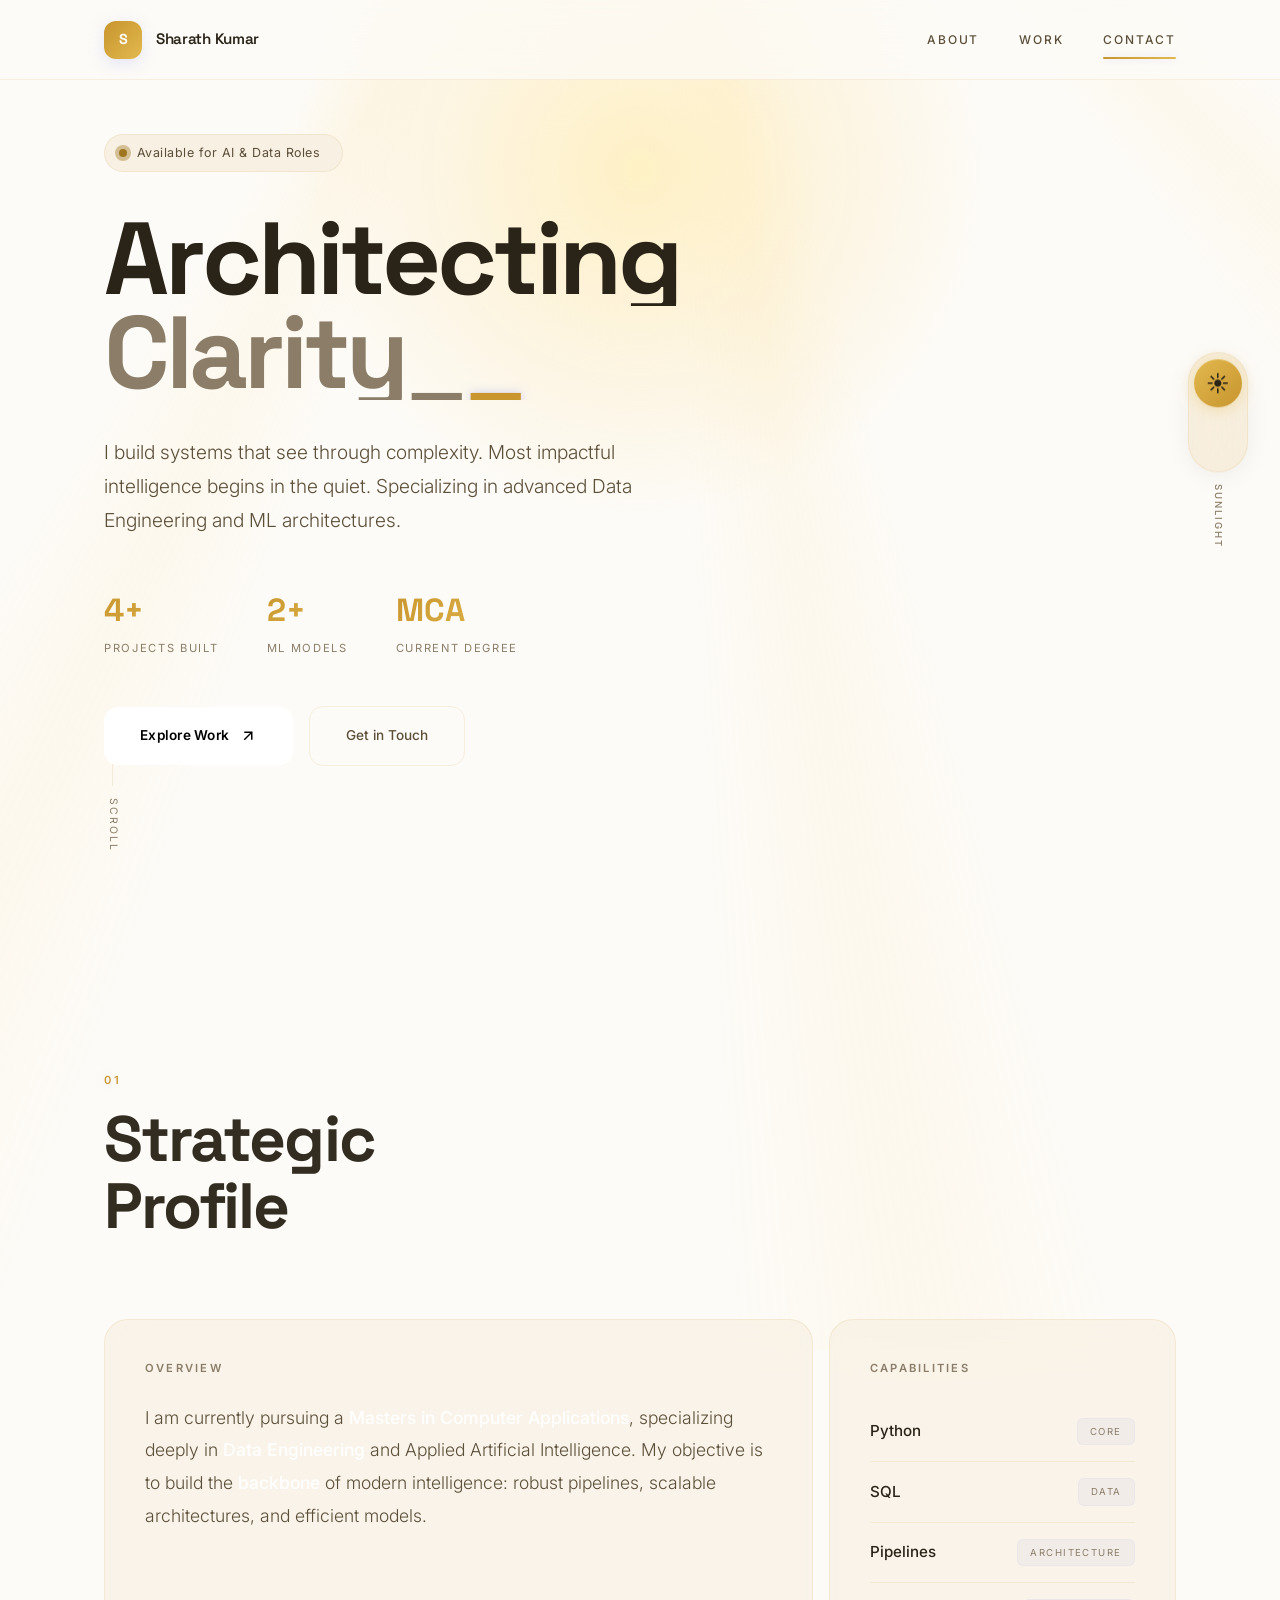
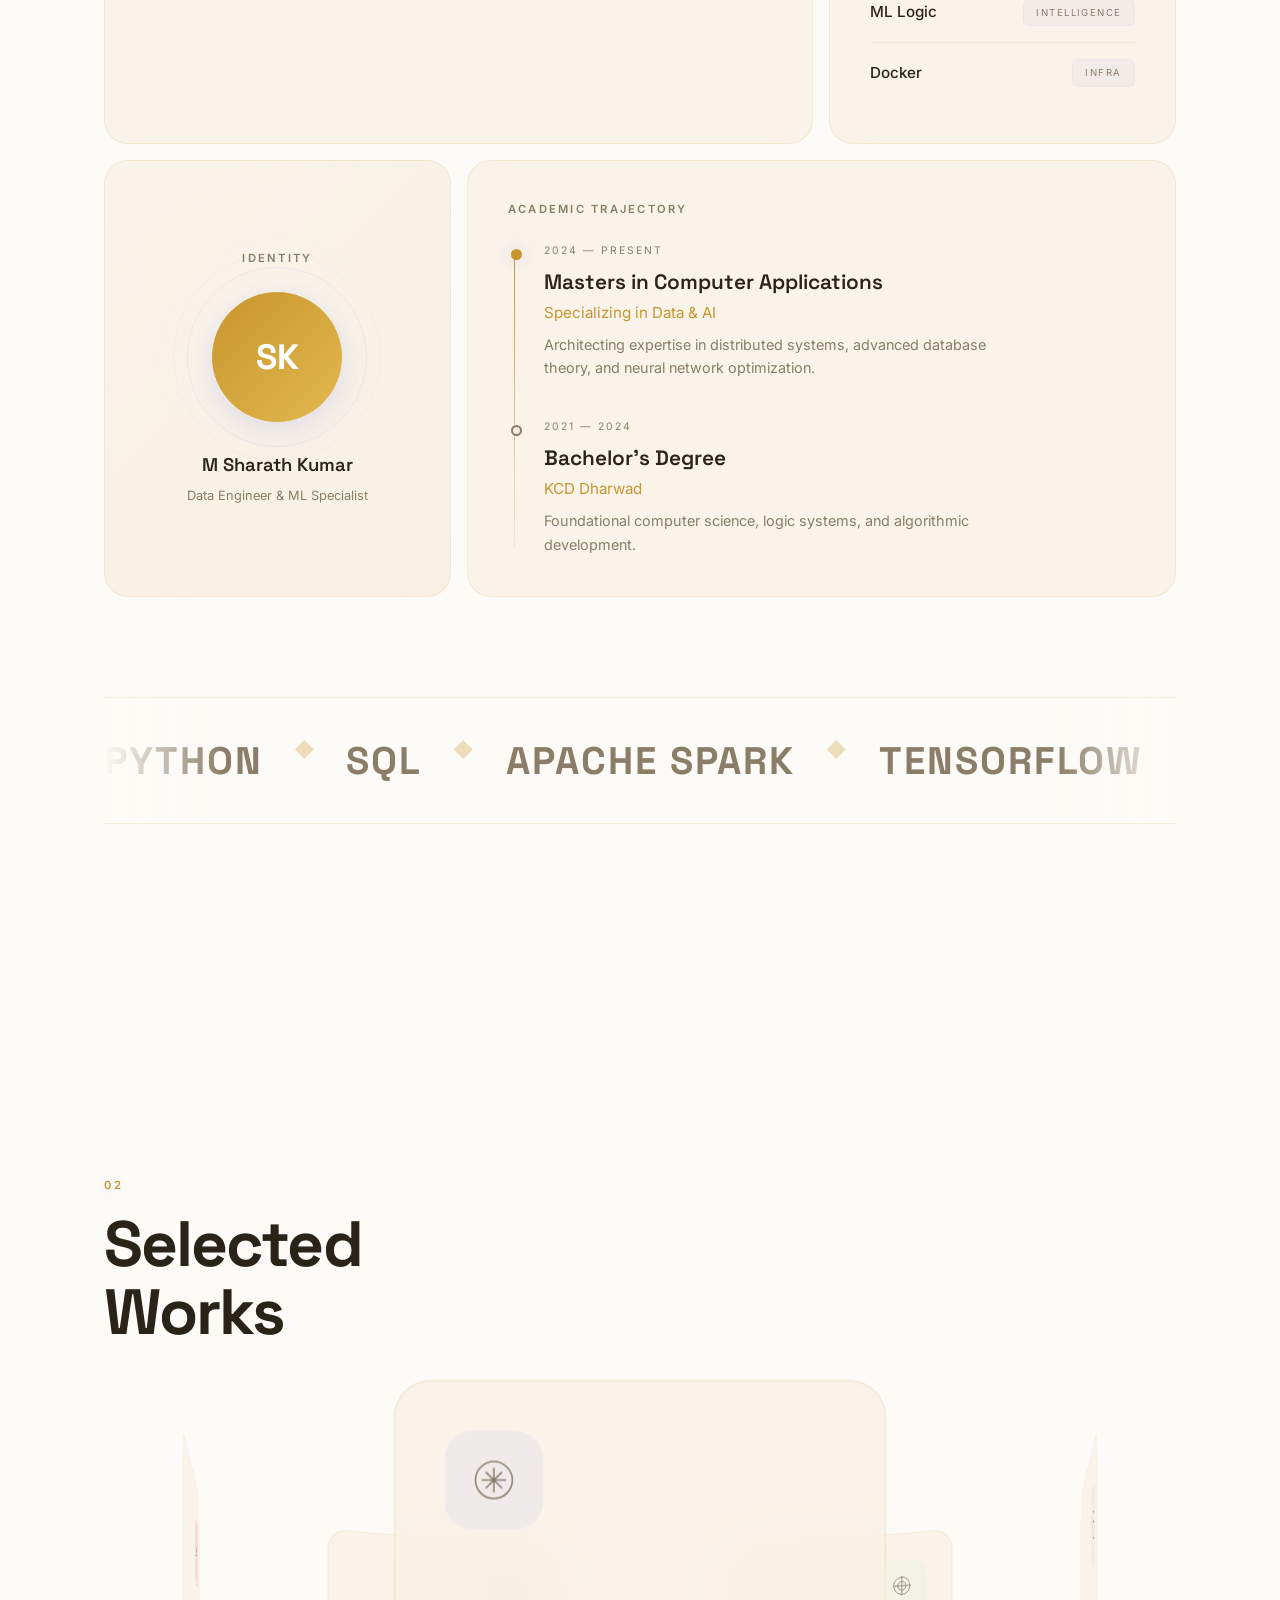
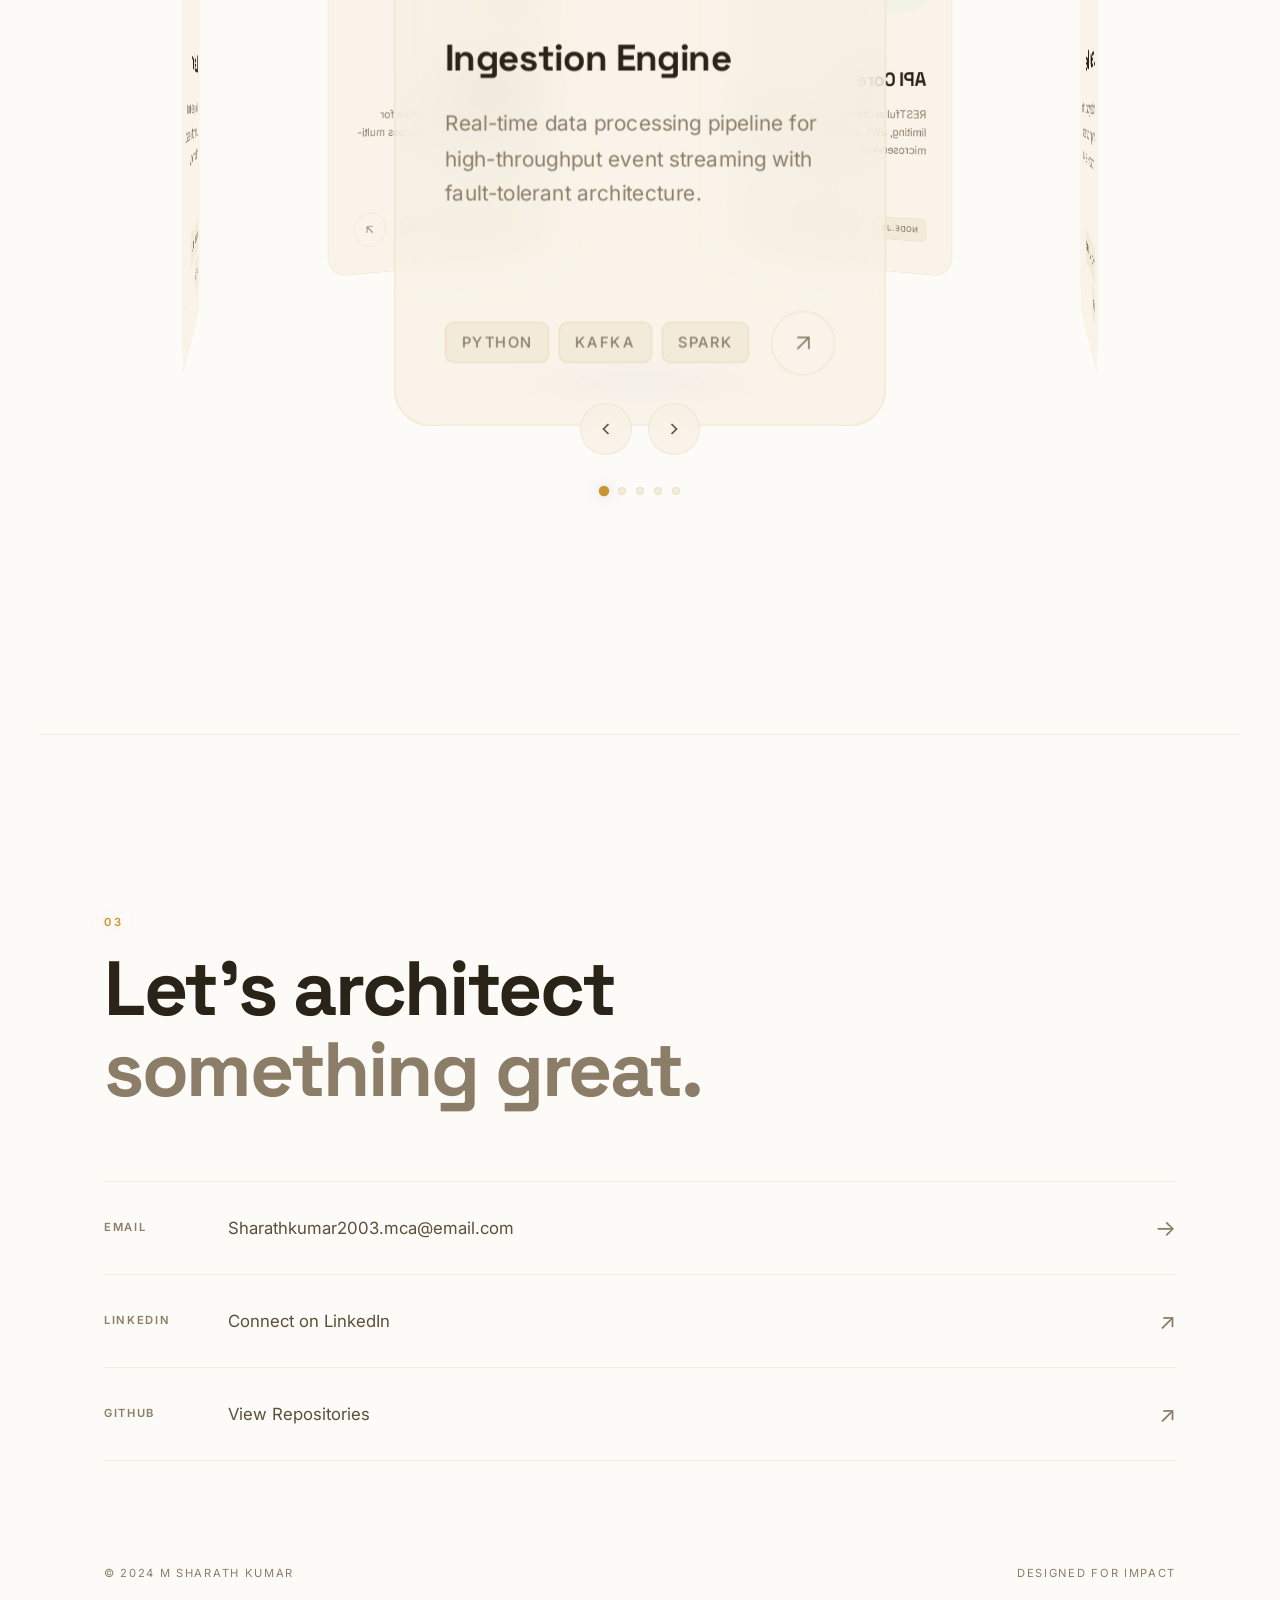
<file: index.html>
<!DOCTYPE html>
<html lang="en" data-theme="sunlight">

<head>
    <meta charset="UTF-8">
    <meta name="viewport" content="width=device-width, initial-scale=1.0">
    <title>M Sharath Kumar | Data Intelligence & Engineering</title>
    <meta name="description"
        content="Official portfolio of M Sharath Kumar — Data Engineering, Machine Learning, and AI Systems. Premium 3D immersive experience.">

    <link rel="preconnect" href="https://fonts.googleapis.com">
    <link rel="preconnect" href="https://fonts.gstatic.com" crossorigin>
    <link
        href="https://fonts.googleapis.com/css2?family=Inter:wght@300;400;500;600;700&family=Space+Grotesk:wght@400;500;600;700&display=swap"
        rel="stylesheet">

    <link rel="stylesheet" href="assets/css/styles.css">
</head>

<body>

    <!-- Page Loader -->
    <div id="loader">
        <div class="loader-inner">
            <div class="loader-text">SK</div>
            <div class="loader-bar">
                <div class="loader-fill"></div>
            </div>
        </div>
    </div>

    <!-- Scroll Progress -->
    <div id="scroll-progress"></div>

    <!-- Theme Switcher -->
    <div class="theme-switcher-container">
        <div class="theme-switcher" id="theme-switcher" role="switch" aria-checked="false" tabindex="0">
            <div class="switcher-knob">
                <div class="switcher-knob-inner" id="switcher-icon">☀️</div>
            </div>
        </div>
        <div class="switcher-label" id="switcher-label">Sunlight</div>
    </div>

    <!-- Divine Ambient Background -->
    <div class="divine-rays"></div>
    <div class="celestial-orb"></div>
    <div class="stars-layer"></div>
    <div class="divine-particles" id="particles-container"></div>
    <div class="theme-flash" id="theme-flash"></div>
    <div class="noise-texture"></div>

    <!-- Navigation -->
    <nav id="main-nav">
        <div class="nav-inner">
            <a href="#" class="nav-logo">
                <span class="logo-mark">S</span>
                <span class="logo-text">Sharath Kumar</span>
            </a>
            <div class="nav-links">
                <a href="#about" class="nav-link" data-index="01">About</a>
                <a href="#projects" class="nav-link" data-index="02">Work</a>
                <a href="#contact" class="nav-link" data-index="03">Contact</a>
                <div class="nav-pill"></div>
            </div>
            <div class="nav-hamburger" id="hamburger">
                <span></span>
                <span></span>
                <span></span>
            </div>
        </div>
    </nav>

    <!-- Mobile Menu -->
    <div class="mobile-menu" id="mobile-menu">
        <a href="#about" class="mobile-link">About</a>
        <a href="#projects" class="mobile-link">Work</a>
        <a href="#contact" class="mobile-link">Contact</a>
    </div>

    <main>

        <!-- ═══════════════ HERO ═══════════════ -->
        <section class="hero" id="home">
            <div class="hero-content">
                <div class="hero-badge">
                    <span class="badge-pulse"></span>
                    Available for AI & Data Roles
                </div>
                <h1 class="hero-title" id="hero-title">
                    <span class="line" data-text="Architecting">Architecting</span>
                    <span class="line dim" data-text="Clarity_">Clarity<span class="blink">_</span></span>
                </h1>
                <p class="hero-desc">
                    I build systems that see through complexity. Most impactful intelligence begins in the quiet. Specializing in advanced Data Engineering and ML architectures.
                </p>
                <div class="hero-stats">
                    <div class="stat-item">
                        <span class="stat-number" data-count="5">0</span>
                        <span class="stat-label">Projects Built</span>
                    </div>
                    <div class="stat-item">
                        <span class="stat-number" data-count="3">0</span>
                        <span class="stat-label">ML Models</span>
                    </div>
                    <div class="stat-item">
                        <span class="stat-number">MCA</span>
                        <span class="stat-label">Current Degree</span>
                    </div>
                </div>
                <div class="hero-cta">
                    <a href="#projects" class="btn-primary magnetic" id="explore-btn">
                        <span>Explore Work</span>
                        <svg width="18" height="18" viewBox="0 0 24 24" fill="none" stroke="currentColor"
                            stroke-width="2">
                            <line x1="7" y1="17" x2="17" y2="7" />
                            <polyline points="7 7 17 7 17 17" />
                        </svg>
                    </a>
                    <a href="#contact" class="btn-ghost magnetic" id="contact-btn">Get in Touch</a>
                </div>
            </div>



            <div class="hero-scroll-hint">
                <div class="scroll-line"></div>
                <span>Scroll</span>
            </div>
        </section>

        <!-- ═══════════════ ABOUT ═══════════════ -->
        <section id="about" class="section">
            <div class="section-header reveal">
                <span class="section-index">01</span>
                <h2 class="section-title">Strategic<br>Profile</h2>
            </div>

            <div class="bento-grid">
                <!-- Overview Card -->
                <div class="bento-card bento-wide reveal" data-delay="0" data-tilt>
                    <div class="card-label">Overview</div>
                    <p class="card-body-text">
                        I am currently pursuing a <strong>Masters in Computer Applications</strong>, specializing deeply
                        in <strong>Data Engineering</strong> and Applied Artificial Intelligence.
                        My objective is to build the <strong>backbone</strong> of modern intelligence: robust pipelines,
                        scalable architectures, and efficient models.
                    </p>
                    <div class="card-accent-line"></div>
                </div>

                <!-- Skills Card -->
                <div class="bento-card bento-narrow reveal" data-delay="100" data-tilt>
                    <div class="card-label">Capabilities</div>
                    <div class="skill-list reveal-stagger">
                        <div class="skill-item">
                            <span class="skill-name">Python</span>
                            <span class="skill-tag">Core</span>
                        </div>
                        <div class="skill-item">
                            <span class="skill-name">SQL</span>
                            <span class="skill-tag">Data</span>
                        </div>
                        <div class="skill-item">
                            <span class="skill-name">Pipelines</span>
                            <span class="skill-tag">Architecture</span>
                        </div>
                        <div class="skill-item">
                            <span class="skill-name">ML Logic</span>
                            <span class="skill-tag">Intelligence</span>
                        </div>
                        <div class="skill-item">
                            <span class="skill-name">Docker</span>
                            <span class="skill-tag">Infra</span>
                        </div>
                    </div>
                </div>

                <!-- Identity Card -->
                <div class="bento-card bento-narrow bento-identity reveal" data-delay="200" data-tilt>
                    <div class="card-label">Identity</div>
                    <div class="identity-visual">
                        <div class="identity-glyph">SK</div>
                        <div class="identity-rings">
                            <div class="ring ring-1"></div>
                            <div class="ring ring-2"></div>
                            <div class="ring ring-3"></div>
                        </div>
                    </div>
                    <div class="identity-name">M Sharath Kumar</div>
                    <div class="identity-role">Data Engineer & ML Specialist</div>
                </div>

                <!-- Academic Timeline -->
                <div class="bento-card bento-wide reveal" data-delay="300" data-tilt>
                    <div class="card-label">Academic Trajectory</div>
                    <div class="timeline">
                        <div class="timeline-item">
                            <div class="timeline-dot active"></div>
                            <div class="timeline-content">
                                <span class="timeline-year">2024 — Present</span>
                                <h3 class="timeline-title">Masters in Computer Applications</h3>
                                <p class="timeline-subtitle">Specializing in Data & AI</p>
                                <p class="timeline-desc">Architecting expertise in distributed systems, advanced
                                    database theory, and neural network optimization.</p>
                            </div>
                        </div>
                        <div class="timeline-item">
                            <div class="timeline-dot"></div>
                            <div class="timeline-content">
                                <span class="timeline-year">2021 — 2024</span>
                                <h3 class="timeline-title">Bachelor's Degree</h3>
                                <p class="timeline-subtitle">KCD Dharwad</p>
                                <p class="timeline-desc">Foundational computer science, logic systems, and algorithmic
                                    development.</p>
                            </div>
                        </div>
                    </div>
                </div>
            </div>

            <!-- Tech Marquee -->
            <div class="marquee-wrapper reveal">
                <div class="marquee-track">
                    <span>Python</span><span class="marquee-dot">◆</span>
                    <span>SQL</span><span class="marquee-dot">◆</span>
                    <span>Apache Spark</span><span class="marquee-dot">◆</span>
                    <span>TensorFlow</span><span class="marquee-dot">◆</span>
                    <span>Docker</span><span class="marquee-dot">◆</span>
                    <span>Git</span><span class="marquee-dot">◆</span>
                    <span>Machine Learning</span><span class="marquee-dot">◆</span>
                    <span>Data Pipelines</span><span class="marquee-dot">◆</span>
                    <span>Cloud Eng</span><span class="marquee-dot">◆</span>
                    <span>Python</span><span class="marquee-dot">◆</span>
                    <span>SQL</span><span class="marquee-dot">◆</span>
                    <span>Apache Spark</span><span class="marquee-dot">◆</span>
                    <span>TensorFlow</span><span class="marquee-dot">◆</span>
                    <span>Docker</span><span class="marquee-dot">◆</span>
                    <span>Git</span><span class="marquee-dot">◆</span>
                    <span>Machine Learning</span><span class="marquee-dot">◆</span>
                    <span>Data Pipelines</span><span class="marquee-dot">◆</span>
                    <span>Cloud Eng</span><span class="marquee-dot">◆</span>
                </div>
            </div>
        </section>

        <!-- ═══════════════ PROJECTS — 3D CAROUSEL ═══════════════ -->
        <section id="projects" class="section">
            <div class="section-header reveal">
                <span class="section-index">02</span>
                <h2 class="section-title">Selected<br>Works</h2>
            </div>

            <div class="carousel-wrapper reveal-scale">
                <div class="carousel-scene" id="carousel-scene">
                    <div class="carousel-slider" id="carousel-slider" style="--quantity: 5">

                        <!-- Project 1 -->
                        <div class="carousel-item" style="--position: 1" data-color="violet">
                            <div class="carousel-top">
                                <div class="carousel-icon">
                                    <svg viewBox="0 0 48 48" fill="none" stroke="currentColor" stroke-width="1.5">
                                        <circle cx="24" cy="24" r="18" />
                                        <path d="M12 24h24M24 12v24M16 16l16 16M32 16L16 32" />
                                    </svg>
                                </div>
                                <div class="carousel-number">01</div>
                            </div>
                            <div class="carousel-body">
                                <h3 class="carousel-title">Ingestion Engine</h3>
                                <p class="carousel-desc">Real-time data processing pipeline for high-throughput event
                                    streaming with fault-tolerant architecture.</p>
                            </div>
                            <div class="carousel-footer">
                                <div class="carousel-tags">
                                    <span>Python</span><span>Kafka</span><span>Spark</span>
                                </div>
                                <div class="carousel-arrow">
                                    <svg width="18" height="18" viewBox="0 0 24 24" fill="none" stroke="currentColor"
                                        stroke-width="1.5">
                                        <line x1="7" y1="17" x2="17" y2="7" />
                                        <polyline points="7 7 17 7 17 17" />
                                    </svg>
                                </div>
                            </div>
                        </div>

                        <!-- Project 2 -->
                        <div class="carousel-item" style="--position: 2" data-color="blue">
                            <div class="carousel-top">
                                <div class="carousel-icon">
                                    <svg viewBox="0 0 48 48" fill="none" stroke="currentColor" stroke-width="1.5">
                                        <rect x="8" y="8" width="32" height="32" rx="4" />
                                        <path d="M8 20h32M20 20v20" />
                                    </svg>
                                </div>
                                <div class="carousel-number">02</div>
                            </div>
                            <div class="carousel-body">
                                <h3 class="carousel-title">Latency Model</h3>
                                <p class="carousel-desc">Predictive analytics system for network latency optimization
                                    using ensemble methods and time-series forecasting.</p>
                            </div>
                            <div class="carousel-footer">
                                <div class="carousel-tags">
                                    <span>TensorFlow</span><span>Pandas</span><span>LSTM</span>
                                </div>
                                <div class="carousel-arrow">
                                    <svg width="18" height="18" viewBox="0 0 24 24" fill="none" stroke="currentColor"
                                        stroke-width="1.5">
                                        <line x1="7" y1="17" x2="17" y2="7" />
                                        <polyline points="7 7 17 7 17 17" />
                                    </svg>
                                </div>
                            </div>
                        </div>

                        <!-- Project 3 -->
                        <div class="carousel-item" style="--position: 3" data-color="emerald">
                            <div class="carousel-top">
                                <div class="carousel-icon">
                                    <svg viewBox="0 0 48 48" fill="none" stroke="currentColor" stroke-width="1.5">
                                        <path d="M24 6v36M6 24h36" />
                                        <circle cx="24" cy="24" r="8" />
                                        <circle cx="24" cy="24" r="16" />
                                    </svg>
                                </div>
                                <div class="carousel-number">03</div>
                            </div>
                            <div class="carousel-body">
                                <h3 class="carousel-title">API Core</h3>
                                <p class="carousel-desc">RESTful architectural backend with rate limiting, JWT auth, and
                                    auto-scaling microservices orchestration.</p>
                            </div>
                            <div class="carousel-footer">
                                <div class="carousel-tags">
                                    <span>Node.js</span><span>Docker</span><span>Redis</span>
                                </div>
                                <div class="carousel-arrow">
                                    <svg width="18" height="18" viewBox="0 0 24 24" fill="none" stroke="currentColor"
                                        stroke-width="1.5">
                                        <line x1="7" y1="17" x2="17" y2="7" />
                                        <polyline points="7 7 17 7 17 17" />
                                    </svg>
                                </div>
                            </div>
                        </div>

                        <!-- Project 4 -->
                        <div class="carousel-item" style="--position: 4" data-color="amber">
                            <div class="carousel-top">
                                <div class="carousel-icon">
                                    <svg viewBox="0 0 48 48" fill="none" stroke="currentColor" stroke-width="1.5">
                                        <path d="M14 8l20 0M8 16l32 0M14 24l20 0M8 32l32 0M14 40l20 0" />
                                    </svg>
                                </div>
                                <div class="carousel-number">04</div>
                            </div>
                            <div class="carousel-body">
                                <h3 class="carousel-title">Cloud Sync</h3>
                                <p class="carousel-desc">Distributed cloud infrastructure for seamless data replication
                                    across multi-region deployments.</p>
                            </div>
                            <div class="carousel-footer">
                                <div class="carousel-tags">
                                    <span>AWS</span><span>Terraform</span><span>K8s</span>
                                </div>
                                <div class="carousel-arrow">
                                    <svg width="18" height="18" viewBox="0 0 24 24" fill="none" stroke="currentColor"
                                        stroke-width="1.5">
                                        <line x1="7" y1="17" x2="17" y2="7" />
                                        <polyline points="7 7 17 7 17 17" />
                                    </svg>
                                </div>
                            </div>
                        </div>

                        <!-- Project 5 -->
                        <div class="carousel-item" style="--position: 5" data-color="rose">
                            <div class="carousel-top">
                                <div class="carousel-icon">
                                    <svg viewBox="0 0 48 48" fill="none" stroke="currentColor" stroke-width="1.5">
                                        <path d="M12 36l12-24 12 24" />
                                        <path d="M16 28h16" />
                                        <circle cx="24" cy="14" r="3" />
                                    </svg>
                                </div>
                                <div class="carousel-number">05</div>
                            </div>
                            <div class="carousel-body">
                                <h3 class="carousel-title">Neural Flow</h3>
                                <p class="carousel-desc">AI pipeline optimization framework automating model training,
                                    evaluation, and deployment workflows.</p>
                            </div>
                            <div class="carousel-footer">
                                <div class="carousel-tags">
                                    <span>PyTorch</span><span>MLflow</span><span>Airflow</span>
                                </div>
                                <div class="carousel-arrow">
                                    <svg width="18" height="18" viewBox="0 0 24 24" fill="none" stroke="currentColor"
                                        stroke-width="1.5">
                                        <line x1="7" y1="17" x2="17" y2="7" />
                                        <polyline points="7 7 17 7 17 17" />
                                    </svg>
                                </div>
                            </div>
                        </div>

                    </div>
                    <div class="carousel-reflection"></div>
                </div>

                <!-- Controls -->
                <div class="carousel-controls">
                    <button class="carousel-btn" id="carousel-prev" aria-label="Previous project">
                        <svg viewBox="0 0 24 24">
                            <polyline points="15 18 9 12 15 6" />
                        </svg>
                    </button>
                    <button class="carousel-btn" id="carousel-next" aria-label="Next project">
                        <svg viewBox="0 0 24 24">
                            <polyline points="9 18 15 12 9 6" />
                        </svg>
                    </button>
                </div>

                <!-- Dots -->
                <div class="carousel-dots" id="carousel-dots">
                    <div class="carousel-dot active" data-index="0"></div>
                    <div class="carousel-dot" data-index="1"></div>
                    <div class="carousel-dot" data-index="2"></div>
                    <div class="carousel-dot" data-index="3"></div>
                    <div class="carousel-dot" data-index="4"></div>
                </div>
            </div>
        </section>

    </main>

    <!-- ═══════════════ FOOTER / CONTACT ═══════════════ -->
    <footer id="contact" class="section">
        <div class="footer-inner">
            <div class="footer-cta reveal">
                <span class="section-index">03</span>
                <h2 class="footer-headline">
                    Let's architect<br><span class="dim">something great.</span>
                </h2>
            </div>
            <div class="footer-links reveal" data-delay="100">
                <a href="mailto:Sharathkumar2003.mca@email.com" class="contact-link" id="email-link">
                    <span class="contact-label">Email</span>
                    <span class="contact-value">Sharathkumar2003.mca@email.com</span>
                    <span class="contact-arrow">→</span>
                </a>
                <a href="https://www.linkedin.com/in/sharath-mamidi-536883395/" class="contact-link" id="linkedin-link">
                    <span class="contact-label">LinkedIn</span>
                    <span class="contact-value">Connect on LinkedIn</span>
                    <span class="contact-arrow">↗</span>
                </a>
                <a href="https://github.com/sharath-kumar-2003" class="contact-link" id="github-link">
                    <span class="contact-label">GitHub</span>
                    <span class="contact-value">View Repositories</span>
                    <span class="contact-arrow">↗</span>
                </a>
            </div>
            <div class="footer-bottom reveal" data-delay="200">
                <span>© 2024 M Sharath Kumar</span>
                <span>Designed for Impact</span>
            </div>
        </div>
    </footer>

    <script src="assets/js/main.js"></script>
</body>

</html>
</file>
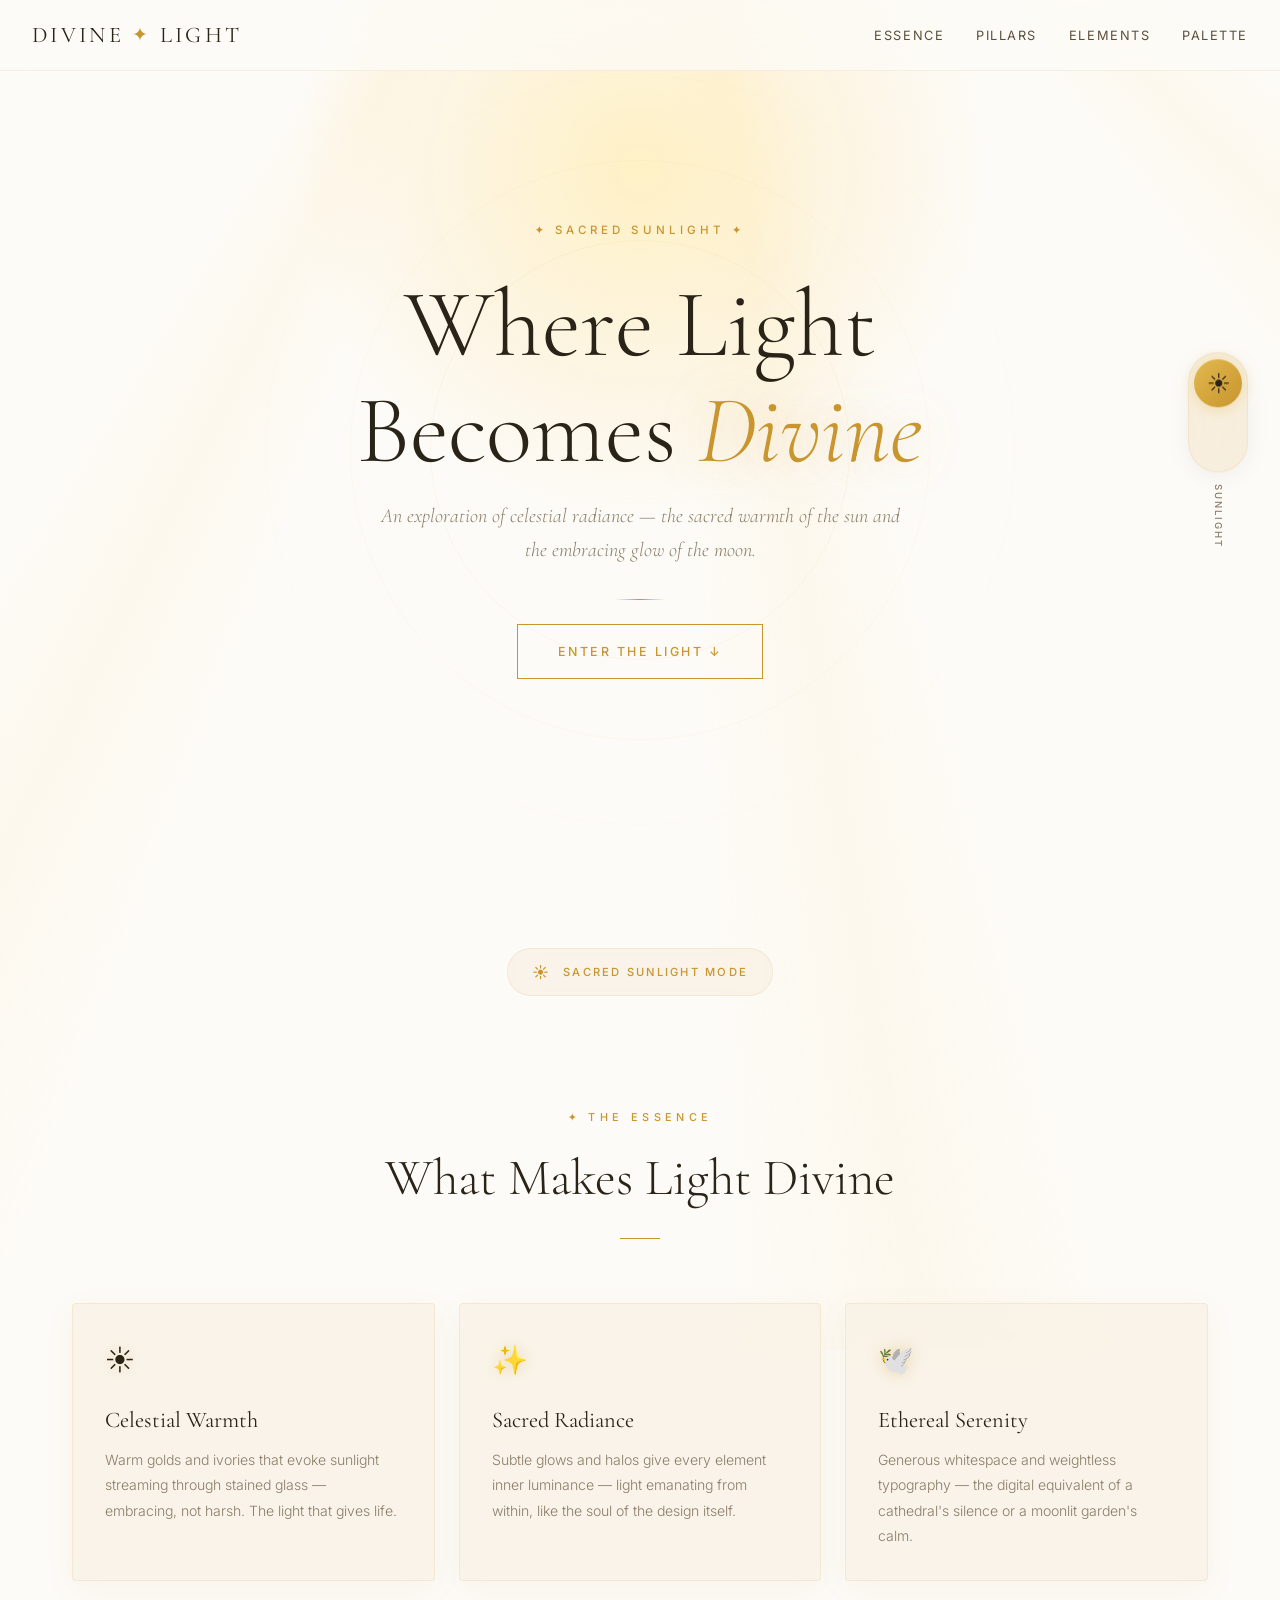
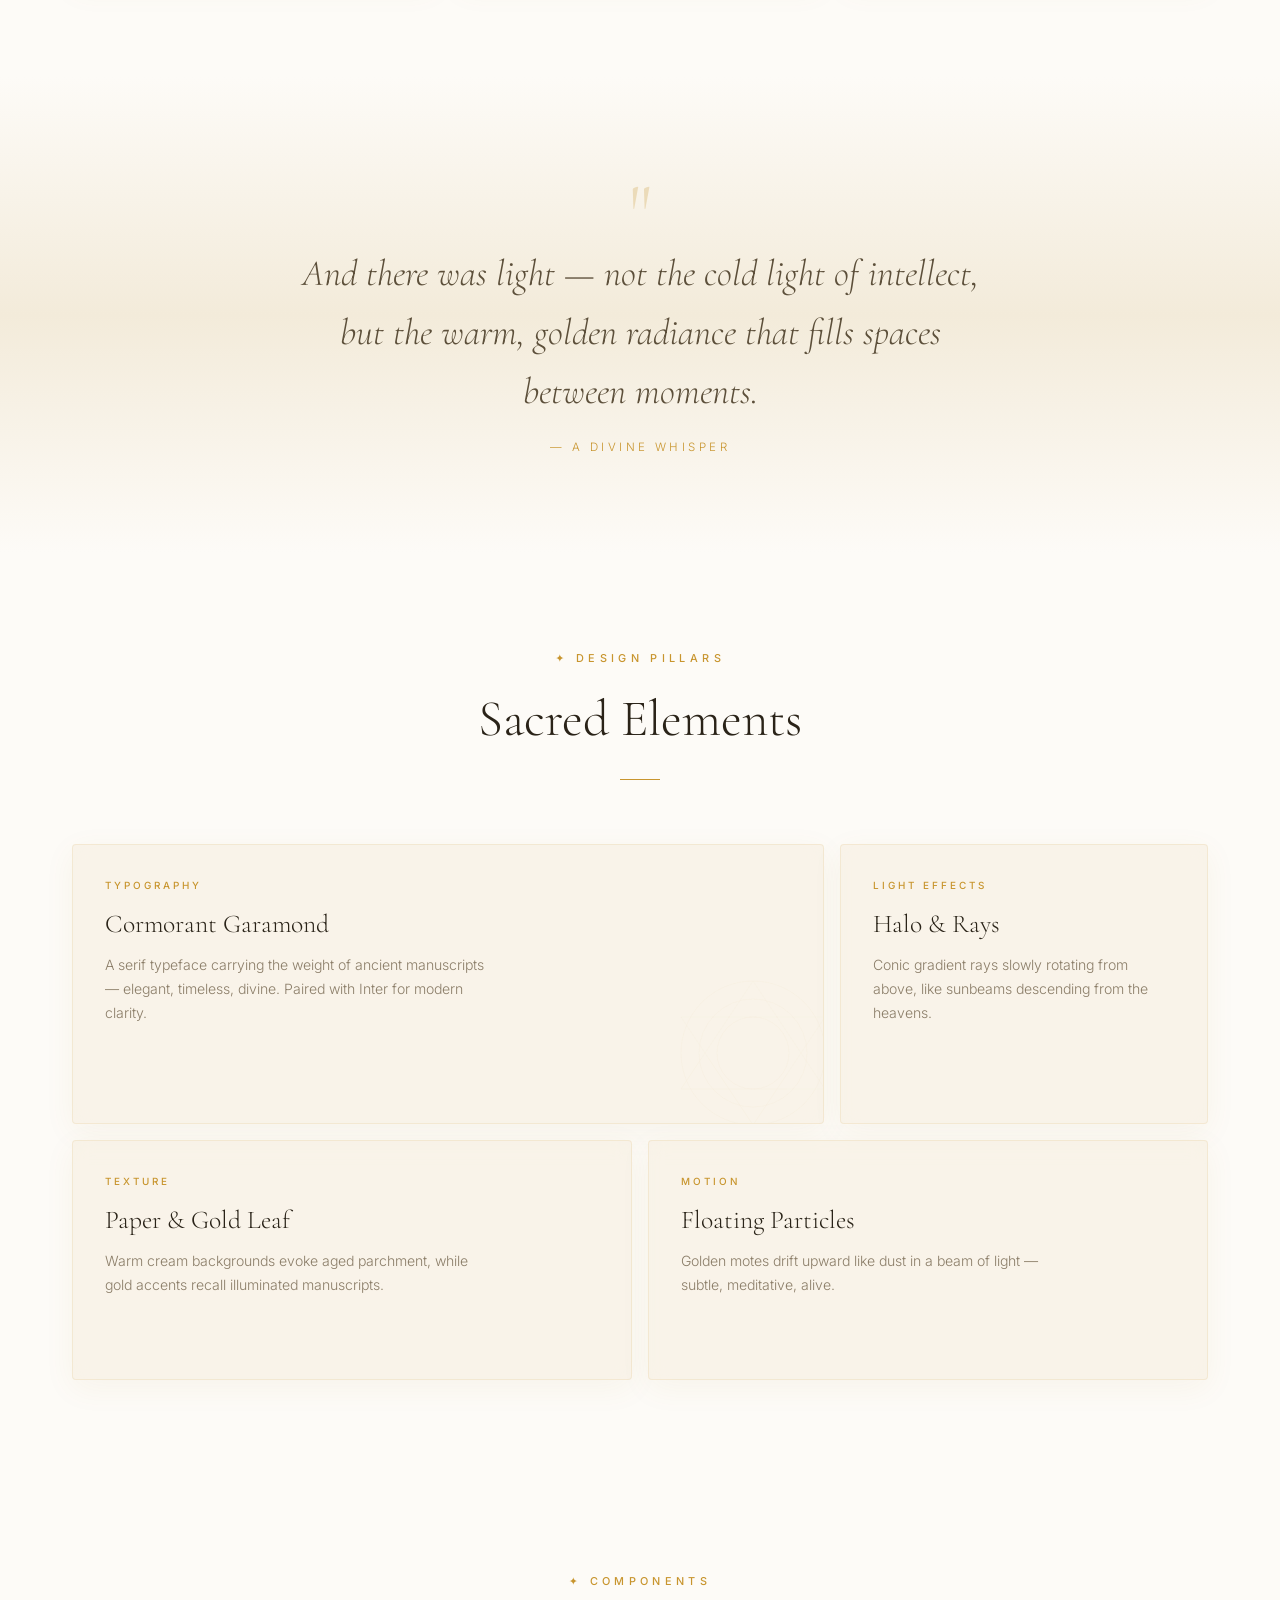
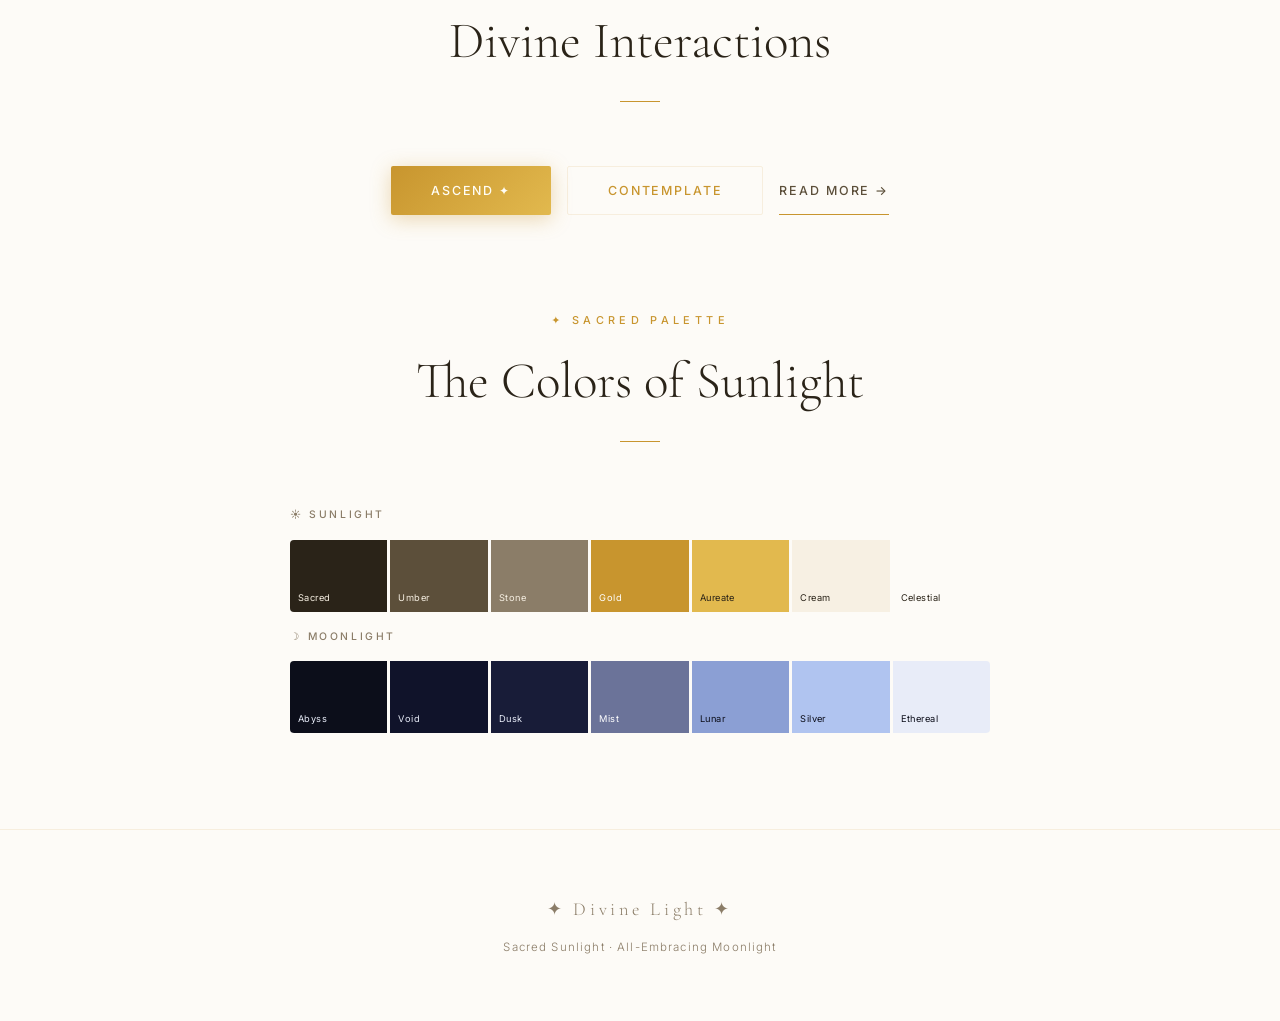
<file: divine_light_demo.html>
<!DOCTYPE html>
<html lang="en" data-theme="sunlight">
<head>
  <meta charset="UTF-8">
  <meta name="viewport" content="width=device-width, initial-scale=1.0">
  <title>Divine Light — Sacred Sunlight & Moonlight</title>
  <link href="https://fonts.googleapis.com/css2?family=Cormorant+Garamond:ital,wght@0,300;0,400;0,500;0,600;1,300;1,400&family=Inter:wght@300;400;500;600&display=swap" rel="stylesheet">
  <style>
    /* ═══════════════════════════════════════════════════
       DIVINE LIGHT — DUAL THEME DESIGN SYSTEM
       Sacred Sunlight ☀ & All-Embracing Moonlight ☽
       ═══════════════════════════════════════════════════ */

    /* ── SACRED SUNLIGHT PALETTE ── */
    [data-theme="sunlight"] {
      --divine-primary: #C8952E;
      --divine-primary-light: #E2B94E;
      --divine-primary-glow: rgba(200, 149, 46, 0.35);
      --divine-primary-subtle: rgba(200, 149, 46, 0.08);
      --divine-primary-text: #A07520;

      --bg-deep: #FAF6ED;
      --bg-base: #FDFBF7;
      --bg-elevated: #F7F0E3;
      --bg-card: rgba(247, 240, 227, 0.7);
      --bg-card-hover: rgba(247, 240, 227, 0.95);
      --bg-nav: rgba(253, 251, 247, 0.75);
      --bg-gradient-mid: #F3EBDA;

      --text-primary: #2A2318;
      --text-secondary: #5C4F3A;
      --text-muted: #8B7D68;
      --text-on-primary: #FFFDF5;

      --border-subtle: rgba(200, 149, 46, 0.12);
      --border-hover: rgba(200, 149, 46, 0.35);

      --ray-color: rgba(255, 215, 120, 0.12);
      --orb-inner: rgba(255, 235, 170, 0.65);
      --orb-mid: rgba(255, 225, 150, 0.25);
      --particle-color: #E2B94E;
      --particle-glow: rgba(226, 185, 78, 0.5);

      --shadow-card: 0 8px 32px rgba(160, 117, 32, 0.06);
      --shadow-card-hover: 0 20px 60px rgba(200, 149, 46, 0.12), 0 8px 24px rgba(0,0,0,0.04);

      --halo-border: rgba(200, 149, 46, 0.15);

      /* Switcher */
      --switcher-bg: rgba(200, 149, 46, 0.12);
      --switcher-knob: linear-gradient(135deg, #E2B94E, #C8952E);
      --switcher-glow: rgba(226, 185, 78, 0.4);
    }

    /* ── ALL-EMBRACING MOONLIGHT PALETTE ── */
    [data-theme="moonlight"] {
      --divine-primary: #8B9FD4;
      --divine-primary-light: #B0C4F0;
      --divine-primary-glow: rgba(139, 159, 212, 0.3);
      --divine-primary-subtle: rgba(139, 159, 212, 0.08);
      --divine-primary-text: #7A8FBF;

      --bg-deep: #0C0E1A;
      --bg-base: #10132A;
      --bg-elevated: #181C38;
      --bg-card: rgba(24, 28, 56, 0.7);
      --bg-card-hover: rgba(30, 35, 68, 0.95);
      --bg-nav: rgba(16, 19, 42, 0.8);
      --bg-gradient-mid: #14173A;

      --text-primary: #E8ECF8;
      --text-secondary: #A0AACC;
      --text-muted: #6B7399;
      --text-on-primary: #0C0E1A;

      --border-subtle: rgba(139, 159, 212, 0.1);
      --border-hover: rgba(139, 159, 212, 0.3);

      --ray-color: rgba(160, 180, 240, 0.06);
      --orb-inner: rgba(180, 200, 255, 0.25);
      --orb-mid: rgba(140, 160, 220, 0.1);
      --particle-color: #B0C4F0;
      --particle-glow: rgba(176, 196, 240, 0.4);

      --shadow-card: 0 8px 32px rgba(0, 0, 0, 0.2);
      --shadow-card-hover: 0 20px 60px rgba(139, 159, 212, 0.1), 0 8px 24px rgba(0,0,0,0.15);

      --halo-border: rgba(139, 159, 212, 0.1);

      /* Switcher */
      --switcher-bg: rgba(139, 159, 212, 0.12);
      --switcher-knob: linear-gradient(135deg, #B0C4F0, #8B9FD4);
      --switcher-glow: rgba(176, 196, 240, 0.35);
    }

    /* ═══════════════════════════════════════════
       TRANSITION FOUNDATION
       ═══════════════════════════════════════════ */
    *, *::before, *::after {
      margin: 0;
      padding: 0;
      box-sizing: border-box;
    }

    html {
      scroll-behavior: smooth;
      overflow-x: hidden;
    }

    body {
      font-family: 'Inter', system-ui, sans-serif;
      background: var(--bg-base);
      color: var(--text-primary);
      line-height: 1.7;
      font-weight: 300;
      overflow-x: hidden;
      transition: background 0.8s cubic-bezier(0.4, 0, 0.2, 1),
                  color 0.8s cubic-bezier(0.4, 0, 0.2, 1);
    }

    /* Smooth transitions on theme switch for all themed elements */
    .divine-nav, .sacred-card, .bento-card, .divine-quote,
    .hero-cta, .btn-divine, .divine-footer, .palette-swatch {
      transition: all 0.8s cubic-bezier(0.4, 0, 0.2, 1);
    }

    /* ═══════════════════════════════════════════
       DIVINE BACKGROUND EFFECTS
       ═══════════════════════════════════════════ */

    /* Light Rays */
    .divine-rays {
      position: fixed;
      top: -50%;
      left: 50%;
      transform: translateX(-50%);
      width: 200vw;
      height: 200vh;
      pointer-events: none;
      z-index: 0;
      background: conic-gradient(
        from 0deg at 50% 0%,
        transparent 0deg, var(--ray-color) 6deg, transparent 12deg,
        transparent 28deg, var(--ray-color) 34deg, transparent 40deg,
        transparent 58deg, var(--ray-color) 64deg, transparent 70deg,
        transparent 95deg, var(--ray-color) 101deg, transparent 107deg,
        transparent 130deg, var(--ray-color) 136deg, transparent 142deg,
        transparent 165deg, var(--ray-color) 171deg, transparent 177deg,
        transparent 200deg, var(--ray-color) 206deg, transparent 212deg,
        transparent 238deg, var(--ray-color) 244deg, transparent 250deg,
        transparent 275deg, var(--ray-color) 281deg, transparent 287deg,
        transparent 310deg, var(--ray-color) 316deg, transparent 322deg,
        transparent 345deg, var(--ray-color) 351deg, transparent 357deg
      );
      opacity: 0.6;
      animation: rotateRays 150s linear infinite;
      transition: opacity 1s ease;
    }

    @keyframes rotateRays {
      to { transform: translateX(-50%) rotate(360deg); }
    }

    /* Celestial Orb */
    .celestial-orb {
      position: fixed;
      top: -20vh;
      left: 50%;
      transform: translateX(-50%);
      width: 700px;
      height: 700px;
      border-radius: 50%;
      background: radial-gradient(circle, var(--orb-inner) 0%, var(--orb-mid) 35%, transparent 70%);
      pointer-events: none;
      z-index: 0;
      animation: pulseOrb 8s ease-in-out infinite;
      transition: background 1s ease;
    }

    @keyframes pulseOrb {
      0%, 100% { opacity: 0.65; transform: translateX(-50%) scale(1); }
      50% { opacity: 1; transform: translateX(-50%) scale(1.1); }
    }

    /* Stars (moonlight only) */
    .stars-layer {
      position: fixed;
      inset: 0;
      pointer-events: none;
      z-index: 0;
      opacity: 0;
      transition: opacity 1.2s ease;
    }

    [data-theme="moonlight"] .stars-layer {
      opacity: 1;
    }

    .star {
      position: absolute;
      width: 2px;
      height: 2px;
      background: rgba(200, 215, 255, 0.7);
      border-radius: 50%;
      animation: twinkle ease-in-out infinite;
    }

    @keyframes twinkle {
      0%, 100% { opacity: 0.3; transform: scale(1); }
      50% { opacity: 1; transform: scale(1.5); }
    }

    /* Particles */
    .divine-particles {
      position: fixed;
      inset: 0;
      pointer-events: none;
      z-index: 1;
      overflow: hidden;
    }

    .particle {
      position: absolute;
      border-radius: 50%;
      background: var(--particle-color);
      box-shadow: 0 0 6px var(--particle-glow), 0 0 18px var(--particle-glow);
      animation: floatUp linear infinite;
      opacity: 0;
      transition: background 0.8s ease, box-shadow 0.8s ease;
    }

    @keyframes floatUp {
      0% { transform: translateY(100vh) scale(0); opacity: 0; }
      8% { opacity: 0.7; }
      85% { opacity: 0.5; }
      100% { transform: translateY(-10vh) scale(1); opacity: 0; }
    }

    /* ═══════════════════════════════════════════
       THEME SWITCHER — Sun/Moon Toggle
       ═══════════════════════════════════════════ */
    .theme-switcher-container {
      position: fixed;
      top: 50%;
      right: 2rem;
      transform: translateY(-50%);
      z-index: 200;
      display: flex;
      flex-direction: column;
      align-items: center;
      gap: 0.75rem;
    }

    .theme-switcher {
      width: 60px;
      height: 120px;
      border-radius: 999px;
      background: var(--switcher-bg);
      backdrop-filter: blur(20px);
      border: 1px solid var(--border-subtle);
      cursor: pointer;
      position: relative;
      transition: all 0.8s cubic-bezier(0.4, 0, 0.2, 1);
      box-shadow: 0 4px 24px rgba(0,0,0,0.06);
    }

    .theme-switcher:hover {
      border-color: var(--border-hover);
      box-shadow: 0 4px 30px var(--divine-primary-glow);
    }

    .switcher-knob {
      position: absolute;
      top: 6px;
      left: 50%;
      transform: translateX(-50%);
      width: 48px;
      height: 48px;
      border-radius: 50%;
      background: var(--switcher-knob);
      box-shadow: 0 2px 16px var(--switcher-glow);
      display: flex;
      align-items: center;
      justify-content: center;
      font-size: 1.4rem;
      transition: all 0.8s cubic-bezier(0.34, 1.56, 0.64, 1);
    }

    [data-theme="moonlight"] .switcher-knob {
      top: calc(100% - 54px);
    }

    .switcher-knob-inner {
      transition: transform 0.6s ease;
    }

    [data-theme="moonlight"] .switcher-knob-inner {
      transform: rotate(360deg);
    }

    .switcher-label {
      font-size: 0.6rem;
      font-weight: 500;
      letter-spacing: 0.2em;
      text-transform: uppercase;
      color: var(--text-muted);
      writing-mode: vertical-rl;
      text-orientation: mixed;
      transition: color 0.8s ease;
    }

    /* ── Theme transition flash ── */
    .theme-flash {
      position: fixed;
      inset: 0;
      z-index: 9999;
      pointer-events: none;
      opacity: 0;
    }

    .theme-flash.active {
      animation: flashTransition 0.8s ease forwards;
    }

    [data-theme="sunlight"] .theme-flash {
      background: radial-gradient(circle at 90% 50%, rgba(255,235,170,0.5), transparent 60%);
    }

    [data-theme="moonlight"] .theme-flash {
      background: radial-gradient(circle at 90% 50%, rgba(139,159,212,0.3), transparent 60%);
    }

    @keyframes flashTransition {
      0% { opacity: 0; }
      30% { opacity: 1; }
      100% { opacity: 0; }
    }

    /* ═══════════════════════════════════════════
       NAVIGATION
       ═══════════════════════════════════════════ */
    .divine-nav {
      position: fixed;
      top: 0;
      width: 100%;
      z-index: 100;
      padding: 1rem 2rem;
      display: flex;
      justify-content: space-between;
      align-items: center;
      backdrop-filter: blur(24px);
      background: var(--bg-nav);
      border-bottom: 1px solid var(--border-subtle);
    }

    .nav-logo {
      font-family: 'Cormorant Garamond', serif;
      font-size: 1.4rem;
      font-weight: 400;
      color: var(--text-primary);
      letter-spacing: 0.15em;
      text-transform: uppercase;
      display: flex;
      align-items: center;
      gap: 0.5rem;
    }

    .nav-logo .logo-icon {
      color: var(--divine-primary);
      font-size: 1.2rem;
      transition: transform 0.6s ease, color 0.8s ease;
    }

    [data-theme="moonlight"] .logo-icon {
      transform: rotate(180deg);
    }

    .nav-links {
      display: flex;
      gap: 2rem;
      list-style: none;
    }

    .nav-links a {
      text-decoration: none;
      color: var(--text-secondary);
      font-size: 0.8rem;
      font-weight: 400;
      letter-spacing: 0.12em;
      text-transform: uppercase;
      position: relative;
      padding-bottom: 4px;
      transition: color 0.3s ease;
    }

    .nav-links a::after {
      content: '';
      position: absolute;
      bottom: 0;
      left: 0;
      width: 0;
      height: 1px;
      background: linear-gradient(90deg, var(--divine-primary), var(--divine-primary-light));
      transition: width 0.4s cubic-bezier(0.4, 0, 0.2, 1);
    }

    .nav-links a:hover { color: var(--divine-primary); }
    .nav-links a:hover::after { width: 100%; }

    /* ═══════════════════════════════════════════
       HERO — The Revelation
       ═══════════════════════════════════════════ */
    .hero {
      position: relative;
      z-index: 2;
      min-height: 100vh;
      display: flex;
      flex-direction: column;
      justify-content: center;
      align-items: center;
      text-align: center;
      padding: 8rem 2rem;
    }

    .hero-halo {
      position: absolute;
      border-radius: 50%;
      border: 1px solid var(--halo-border);
      animation: haloSpin 25s linear infinite;
      transition: border-color 0.8s ease;
    }

    .hero-halo:nth-child(1) { width: 420px; height: 420px; opacity: 0.4; }
    .hero-halo:nth-child(2) { width: 580px; height: 580px; animation-duration: 35s; animation-direction: reverse; opacity: 0.25; }
    .hero-halo:nth-child(3) { width: 750px; height: 750px; animation-duration: 50s; opacity: 0.12; }

    @keyframes haloSpin { to { transform: rotate(360deg); } }

    .hero-content {
      position: relative;
      z-index: 3;
    }

    .hero-eyebrow {
      font-size: 0.72rem;
      font-weight: 500;
      letter-spacing: 0.35em;
      text-transform: uppercase;
      color: var(--divine-primary);
      margin-bottom: 2rem;
      animation: fadeInUp 1s ease forwards;
      opacity: 0;
      transition: color 0.8s ease;
    }

    .hero h1 {
      font-family: 'Cormorant Garamond', serif;
      font-size: clamp(2.8rem, 7.5vw, 6.5rem);
      font-weight: 300;
      line-height: 1.1;
      color: var(--text-primary);
      margin-bottom: 1rem;
      animation: fadeInUp 1s ease 0.2s forwards;
      opacity: 0;
    }

    .hero h1 em {
      font-style: italic;
      color: var(--divine-primary);
      text-shadow: 0 0 50px var(--divine-primary-glow);
      transition: color 0.8s ease, text-shadow 0.8s ease;
    }

    .hero-subtitle {
      font-family: 'Cormorant Garamond', serif;
      font-size: 1.25rem;
      font-weight: 300;
      font-style: italic;
      color: var(--text-muted);
      max-width: 520px;
      margin: 1rem auto 2rem;
      animation: fadeInUp 1s ease 0.4s forwards;
      opacity: 0;
    }

    .hero-divider {
      width: 50px;
      height: 1px;
      background: linear-gradient(90deg, transparent, var(--divine-primary), transparent);
      margin: 1.5rem auto;
      animation: fadeInUp 1s ease 0.5s forwards;
      opacity: 0;
    }

    .hero-cta {
      display: inline-flex;
      align-items: center;
      gap: 0.75rem;
      padding: 1rem 2.5rem;
      background: transparent;
      border: 1px solid var(--divine-primary);
      color: var(--divine-primary);
      font-family: 'Inter', sans-serif;
      font-size: 0.78rem;
      font-weight: 500;
      letter-spacing: 0.2em;
      text-transform: uppercase;
      text-decoration: none;
      cursor: pointer;
      animation: fadeInUp 1s ease 0.6s forwards;
      opacity: 0;
      position: relative;
      overflow: hidden;
    }

    .hero-cta::before {
      content: '';
      position: absolute;
      inset: 0;
      background: linear-gradient(135deg, var(--divine-primary), var(--divine-primary-light));
      opacity: 0;
      transition: opacity 0.5s ease;
      z-index: -1;
    }

    .hero-cta:hover {
      color: var(--text-on-primary);
      border-color: var(--divine-primary-light);
      box-shadow: 0 0 40px var(--divine-primary-glow), 0 0 80px var(--divine-primary-subtle);
    }

    .hero-cta:hover::before { opacity: 1; }

    @keyframes fadeInUp {
      from { opacity: 0; transform: translateY(30px); }
      to { opacity: 1; transform: translateY(0); }
    }

    /* ═══════════════════════════════════════════
       THEME TRANSITION LABEL
       ═══════════════════════════════════════════ */
    .theme-badge {
      position: relative;
      z-index: 2;
      text-align: center;
      padding: 3rem 2rem 1rem;
    }

    .theme-badge-inner {
      display: inline-flex;
      align-items: center;
      gap: 0.75rem;
      padding: 0.6rem 1.5rem;
      background: var(--bg-card);
      backdrop-filter: blur(16px);
      border: 1px solid var(--border-subtle);
      border-radius: 999px;
      font-size: 0.7rem;
      font-weight: 500;
      letter-spacing: 0.2em;
      text-transform: uppercase;
      color: var(--divine-primary);
      transition: all 0.8s ease;
    }

    .theme-badge-icon {
      font-size: 1rem;
    }

    /* ═══════════════════════════════════════════
       SECTION SHARED STYLES
       ═══════════════════════════════════════════ */
    .section {
      position: relative;
      z-index: 2;
      padding: 6rem 2rem;
      max-width: 1200px;
      margin: 0 auto;
    }

    .section-header {
      text-align: center;
      margin-bottom: 4rem;
    }

    .section-label {
      font-size: 0.68rem;
      font-weight: 500;
      letter-spacing: 0.4em;
      text-transform: uppercase;
      color: var(--divine-primary);
      margin-bottom: 0.5rem;
      transition: color 0.8s ease;
    }

    .section-title {
      font-family: 'Cormorant Garamond', serif;
      font-size: clamp(2rem, 4.5vw, 3.2rem);
      font-weight: 300;
      color: var(--text-primary);
    }

    .section-line {
      width: 40px;
      height: 1px;
      background: var(--divine-primary);
      margin: 1rem auto 0;
      transition: background 0.8s ease;
    }

    /* ═══════════════════════════════════════════
       SACRED CARDS
       ═══════════════════════════════════════════ */
    .sacred-grid {
      display: grid;
      grid-template-columns: repeat(auto-fit, minmax(300px, 1fr));
      gap: 1.5rem;
    }

    .sacred-card {
      background: var(--bg-card);
      backdrop-filter: blur(12px);
      border: 1px solid var(--border-subtle);
      border-radius: 4px;
      padding: 2rem;
      position: relative;
      overflow: hidden;
      cursor: pointer;
      box-shadow: var(--shadow-card);
    }

    .sacred-card::before {
      content: '';
      position: absolute;
      top: 0; left: 0; right: 0;
      height: 2px;
      background: linear-gradient(90deg, transparent, var(--divine-primary), transparent);
      opacity: 0;
      transition: opacity 0.5s ease;
    }

    .sacred-card::after {
      content: '';
      position: absolute;
      top: -50%; left: -50%;
      width: 200%; height: 200%;
      background: radial-gradient(circle, var(--divine-primary-subtle) 0%, transparent 50%);
      opacity: 0;
      transition: opacity 0.5s ease;
      pointer-events: none;
    }

    .sacred-card:hover {
      transform: translateY(-6px);
      box-shadow: var(--shadow-card-hover);
      border-color: var(--border-hover);
      background: var(--bg-card-hover);
    }

    .sacred-card:hover::before,
    .sacred-card:hover::after { opacity: 1; }

    .card-icon {
      font-size: 1.8rem;
      margin-bottom: 1rem;
      filter: drop-shadow(0 0 8px var(--divine-primary-glow));
    }

    .card-title {
      font-family: 'Cormorant Garamond', serif;
      font-size: 1.4rem;
      font-weight: 400;
      margin-bottom: 0.5rem;
      color: var(--text-primary);
    }

    .card-text {
      font-size: 0.88rem;
      color: var(--text-muted);
      line-height: 1.8;
    }

    /* ═══════════════════════════════════════════
       DIVINE QUOTE
       ═══════════════════════════════════════════ */
    .divine-quote {
      position: relative;
      z-index: 2;
      padding: 6rem 2rem;
      text-align: center;
      background: linear-gradient(180deg, var(--bg-base) 0%, var(--bg-gradient-mid) 50%, var(--bg-base) 100%);
    }

    .quote-symbol {
      font-family: 'Cormorant Garamond', serif;
      font-size: 5rem;
      color: var(--divine-primary);
      opacity: 0.25;
      line-height: 1;
      margin-bottom: -0.5rem;
    }

    .quote-text {
      font-family: 'Cormorant Garamond', serif;
      font-size: clamp(1.4rem, 3.2vw, 2.3rem);
      font-weight: 300;
      font-style: italic;
      color: var(--text-secondary);
      max-width: 680px;
      margin: 0 auto 1rem;
      line-height: 1.6;
    }

    .quote-author {
      font-family: 'Inter', sans-serif;
      font-size: 0.72rem;
      letter-spacing: 0.3em;
      text-transform: uppercase;
      color: var(--divine-primary);
    }

    /* ═══════════════════════════════════════════
       BENTO GRID
       ═══════════════════════════════════════════ */
    .bento-grid {
      display: grid;
      grid-template-columns: repeat(12, 1fr);
      gap: 1rem;
      max-width: 1200px;
      margin: 0 auto;
    }

    .bento-card {
      background: var(--bg-card);
      backdrop-filter: blur(10px);
      border: 1px solid var(--border-subtle);
      border-radius: 4px;
      padding: 2rem;
      position: relative;
      overflow: hidden;
      box-shadow: var(--shadow-card);
    }

    .bento-card:hover {
      border-color: var(--border-hover);
      box-shadow: var(--shadow-card-hover);
      background: var(--bg-card-hover);
    }

    .bento-large  { grid-column: span 8; min-height: 280px; }
    .bento-small  { grid-column: span 4; min-height: 280px; }
    .bento-medium { grid-column: span 6; min-height: 240px; }

    .bento-label {
      font-size: 0.62rem;
      font-weight: 500;
      letter-spacing: 0.3em;
      text-transform: uppercase;
      color: var(--divine-primary);
      margin-bottom: 0.5rem;
    }

    .bento-title {
      font-family: 'Cormorant Garamond', serif;
      font-size: 1.6rem;
      font-weight: 300;
      color: var(--text-primary);
      margin-bottom: 0.5rem;
    }

    .bento-desc {
      font-size: 0.88rem;
      color: var(--text-muted);
      max-width: 380px;
      line-height: 1.7;
    }

    /* Sacred geometry decoration */
    .sacred-geometry {
      position: absolute;
      bottom: -20px;
      right: -20px;
      width: 180px;
      height: 180px;
      opacity: 0.06;
      color: var(--divine-primary);
      transition: opacity 0.4s ease, color 0.8s ease;
    }

    .bento-card:hover .sacred-geometry { opacity: 0.14; }
    .sacred-geometry svg { width: 100%; height: 100%; }

    /* ═══════════════════════════════════════════
       BUTTONS SHOWCASE
       ═══════════════════════════════════════════ */
    .btn-showcase {
      display: flex;
      flex-wrap: wrap;
      gap: 1rem;
      justify-content: center;
      margin-top: 2rem;
    }

    .btn-divine {
      display: inline-flex;
      align-items: center;
      gap: 0.5rem;
      font-family: 'Inter', sans-serif;
      font-size: 0.78rem;
      font-weight: 500;
      letter-spacing: 0.15em;
      text-transform: uppercase;
      cursor: pointer;
      text-decoration: none;
      border: none;
    }

    .btn-primary {
      padding: 1rem 2.5rem;
      background: linear-gradient(135deg, var(--divine-primary), var(--divine-primary-light));
      color: var(--text-on-primary);
      box-shadow: 0 4px 20px var(--divine-primary-glow);
      border-radius: 2px;
    }

    .btn-primary:hover {
      box-shadow: 0 8px 40px var(--divine-primary-glow), 0 0 60px var(--divine-primary-subtle);
      transform: translateY(-2px);
    }

    .btn-ghost {
      padding: 1rem 2.5rem;
      background: transparent;
      color: var(--divine-primary);
      border: 1px solid var(--border-subtle) !important;
      border-radius: 2px;
    }

    .btn-ghost:hover {
      background: var(--divine-primary-subtle);
      border-color: var(--divine-primary) !important;
    }

    .btn-text {
      padding: 0.5rem 0;
      background: transparent;
      color: var(--text-secondary);
      border-bottom: 1px solid var(--divine-primary) !important;
      border-radius: 0;
    }

    .btn-text:hover { color: var(--divine-primary); }

    /* ═══════════════════════════════════════════
       COLOR PALETTE SHOWCASE
       ═══════════════════════════════════════════ */
    .palette-container {
      display: flex;
      flex-direction: column;
      gap: 1rem;
      max-width: 700px;
      margin: 2rem auto 0;
    }

    .palette-label {
      font-size: 0.65rem;
      font-weight: 500;
      letter-spacing: 0.25em;
      text-transform: uppercase;
      color: var(--text-muted);
      display: flex;
      align-items: center;
      gap: 0.5rem;
    }

    .palette-row {
      display: flex;
      gap: 3px;
      border-radius: 4px;
      overflow: hidden;
      height: 72px;
    }

    .palette-swatch {
      flex: 1;
      display: flex;
      align-items: flex-end;
      padding: 0.4rem 0.5rem;
      font-size: 0.58rem;
      font-family: 'Inter', sans-serif;
      font-weight: 400;
      letter-spacing: 0.05em;
      cursor: default;
    }

    .palette-swatch:hover { flex: 2; }

    /* ═══════════════════════════════════════════
       FOOTER
       ═══════════════════════════════════════════ */
    .divine-footer {
      position: relative;
      z-index: 2;
      text-align: center;
      padding: 4rem 2rem;
      border-top: 1px solid var(--border-subtle);
    }

    .footer-logo {
      font-family: 'Cormorant Garamond', serif;
      font-size: 1.15rem;
      font-weight: 300;
      letter-spacing: 0.2em;
      color: var(--text-muted);
      margin-bottom: 0.75rem;
    }

    .footer-text {
      font-size: 0.72rem;
      color: var(--text-muted);
      letter-spacing: 0.1em;
    }

    /* ═══════════════════════════════════════════
       SCROLL REVEAL
       ═══════════════════════════════════════════ */
    .reveal {
      opacity: 0;
      transform: translateY(35px);
      transition: all 0.9s cubic-bezier(0.16, 1, 0.3, 1);
    }

    .reveal.visible {
      opacity: 1;
      transform: translateY(0);
    }

    /* ═══════════════════════════════════════════
       RESPONSIVE
       ═══════════════════════════════════════════ */
    @media (max-width: 768px) {
      .bento-large, .bento-small, .bento-medium {
        grid-column: span 12;
        min-height: 180px;
      }
      .nav-links { display: none; }
      .sacred-grid { grid-template-columns: 1fr; }
      .theme-switcher-container {
        right: 1rem;
        top: auto;
        bottom: 2rem;
        transform: none;
      }
      .theme-switcher { width: 50px; height: 100px; }
      .switcher-knob { width: 40px; height: 40px; font-size: 1.1rem; }
      [data-theme="moonlight"] .switcher-knob { top: calc(100% - 46px); }
    }
  </style>
</head>
<body>

  <!-- ════ Background Effects ════ -->
  <div class="divine-rays"></div>
  <div class="celestial-orb"></div>
  <div class="stars-layer" id="starsLayer"></div>
  <div class="divine-particles" id="particles"></div>
  <div class="theme-flash" id="themeFlash"></div>

  <!-- ════ Theme Switcher ════ -->
  <div class="theme-switcher-container">
    <div class="theme-switcher" id="themeSwitcher" role="button" aria-label="Toggle between sunlight and moonlight theme" tabindex="0">
      <div class="switcher-knob">
        <span class="switcher-knob-inner" id="switcherIcon">☀️</span>
      </div>
    </div>
    <span class="switcher-label" id="switcherLabel">Sunlight</span>
  </div>

  <!-- ════ Navigation ════ -->
  <nav class="divine-nav">
    <div class="nav-logo">
      <span>Divine</span>
      <span class="logo-icon" id="logoIcon">✦</span>
      <span>Light</span>
    </div>
    <ul class="nav-links">
      <li><a href="#essence">Essence</a></li>
      <li><a href="#pillars">Pillars</a></li>
      <li><a href="#elements">Elements</a></li>
      <li><a href="#palette">Palette</a></li>
    </ul>
  </nav>

  <!-- ════ Hero ════ -->
  <section class="hero" id="hero">
    <div class="hero-halo"></div>
    <div class="hero-halo"></div>
    <div class="hero-halo"></div>

    <div class="hero-content">
      <p class="hero-eyebrow" id="heroEyebrow">✦ Sacred Sunlight ✦</p>
      <h1>Where Light<br>Becomes <em>Divine</em></h1>
      <p class="hero-subtitle" id="heroSubtitle">An exploration of celestial radiance — the sacred warmth of the sun and the embracing glow of the moon.</p>
      <div class="hero-divider"></div>
      <a href="#essence" class="hero-cta">
        Enter the Light ↓
      </a>
    </div>
  </section>

  <!-- ════ Theme Badge ════ -->
  <div class="theme-badge reveal">
    <div class="theme-badge-inner" id="themeBadge">
      <span class="theme-badge-icon" id="badgeIcon">☀️</span>
      <span id="badgeText">Sacred Sunlight Mode</span>
    </div>
  </div>

  <!-- ════ Essence Section ════ -->
  <section class="section" id="essence">
    <div class="section-header reveal">
      <p class="section-label">✦ The Essence</p>
      <h2 class="section-title">What Makes Light Divine</h2>
      <div class="section-line"></div>
    </div>

    <div class="sacred-grid">
      <div class="sacred-card reveal">
        <div class="card-icon" id="cardIcon1">☀️</div>
        <h3 class="card-title" id="cardTitle1">Celestial Warmth</h3>
        <p class="card-text" id="cardText1">Warm golds and ivories that evoke sunlight streaming through stained glass — embracing, not harsh. The light that gives life.</p>
      </div>
      <div class="sacred-card reveal">
        <div class="card-icon">✨</div>
        <h3 class="card-title">Sacred Radiance</h3>
        <p class="card-text">Subtle glows and halos give every element inner luminance — light emanating from within, like the soul of the design itself.</p>
      </div>
      <div class="sacred-card reveal">
        <div class="card-icon" id="cardIcon3">🕊️</div>
        <h3 class="card-title" id="cardTitle3">Ethereal Serenity</h3>
        <p class="card-text" id="cardText3">Generous whitespace and weightless typography — the digital equivalent of a cathedral's silence or a moonlit garden's calm.</p>
      </div>
    </div>
  </section>

  <!-- ════ Quote ════ -->
  <div class="divine-quote reveal" id="pillars">
    <div class="quote-symbol">"</div>
    <p class="quote-text" id="quoteText">And there was light — not the cold light of intellect, but the warm, golden radiance that fills spaces between moments.</p>
    <p class="quote-author" id="quoteAuthor">— A Divine Whisper</p>
  </div>

  <!-- ════ Bento Grid ════ -->
  <section class="section" id="elements">
    <div class="section-header reveal">
      <p class="section-label">✦ Design Pillars</p>
      <h2 class="section-title">Sacred Elements</h2>
      <div class="section-line"></div>
    </div>

    <div class="bento-grid">
      <div class="bento-card bento-large reveal">
        <p class="bento-label">Typography</p>
        <h3 class="bento-title">Cormorant Garamond</h3>
        <p class="bento-desc">A serif typeface carrying the weight of ancient manuscripts — elegant, timeless, divine. Paired with Inter for modern clarity.</p>
        <div class="sacred-geometry">
          <svg viewBox="0 0 200 200">
            <circle cx="100" cy="100" r="80" fill="none" stroke="currentColor" stroke-width="0.5"/>
            <circle cx="100" cy="100" r="60" fill="none" stroke="currentColor" stroke-width="0.5"/>
            <circle cx="100" cy="100" r="40" fill="none" stroke="currentColor" stroke-width="0.5"/>
            <polygon points="100,20 180,140 20,140" fill="none" stroke="currentColor" stroke-width="0.5"/>
            <polygon points="100,180 20,60 180,60" fill="none" stroke="currentColor" stroke-width="0.5"/>
          </svg>
        </div>
      </div>

      <div class="bento-card bento-small reveal">
        <p class="bento-label" id="bentoLabel2">Light Effects</p>
        <h3 class="bento-title" id="bentoTitle2">Halo & Rays</h3>
        <p class="bento-desc" id="bentoDesc2">Conic gradient rays slowly rotating from above, like sunbeams descending from the heavens.</p>
      </div>

      <div class="bento-card bento-medium reveal">
        <p class="bento-label">Texture</p>
        <h3 class="bento-title" id="bentoTitle3">Paper & Gold Leaf</h3>
        <p class="bento-desc" id="bentoDesc3">Warm cream backgrounds evoke aged parchment, while gold accents recall illuminated manuscripts.</p>
      </div>

      <div class="bento-card bento-medium reveal">
        <p class="bento-label">Motion</p>
        <h3 class="bento-title">Floating Particles</h3>
        <p class="bento-desc" id="bentoDesc4">Golden motes drift upward like dust in a beam of light — subtle, meditative, alive.</p>
      </div>
    </div>
  </section>

  <!-- ════ Buttons & Palette ════ -->
  <section class="section" id="palette">
    <div class="section-header reveal">
      <p class="section-label">✦ Components</p>
      <h2 class="section-title">Divine Interactions</h2>
      <div class="section-line"></div>
    </div>

    <div class="btn-showcase reveal">
      <button class="btn-divine btn-primary" id="btnPrimary">Ascend ✦</button>
      <button class="btn-divine btn-ghost">Contemplate</button>
      <button class="btn-divine btn-text">Read More →</button>
    </div>

    <div class="section-header reveal" style="margin-top: 6rem;">
      <p class="section-label">✦ Sacred Palette</p>
      <h2 class="section-title" id="paletteTitle">The Colors of Sunlight</h2>
      <div class="section-line"></div>
    </div>

    <div class="palette-container reveal" id="paletteContainer">
      <!-- Sunlight Palette -->
      <div class="palette-label" id="palSunLabel">☀ Sunlight</div>
      <div class="palette-row" id="palSunRow">
        <div class="palette-swatch" style="background:#2A2318;color:#F7F0E3;">Sacred</div>
        <div class="palette-swatch" style="background:#5C4F3A;color:#F7F0E3;">Umber</div>
        <div class="palette-swatch" style="background:#8B7D68;color:#F7F0E3;">Stone</div>
        <div class="palette-swatch" style="background:#C8952E;color:#FFF;">Gold</div>
        <div class="palette-swatch" style="background:#E2B94E;color:#2A2318;">Aureate</div>
        <div class="palette-swatch" style="background:#F7F0E3;color:#2A2318;">Cream</div>
        <div class="palette-swatch" style="background:#FDFBF7;color:#2A2318;">Celestial</div>
      </div>

      <!-- Moonlight Palette -->
      <div class="palette-label" id="palMoonLabel">☽ Moonlight</div>
      <div class="palette-row" id="palMoonRow">
        <div class="palette-swatch" style="background:#0C0E1A;color:#E8ECF8;">Abyss</div>
        <div class="palette-swatch" style="background:#10132A;color:#E8ECF8;">Void</div>
        <div class="palette-swatch" style="background:#181C38;color:#E8ECF8;">Dusk</div>
        <div class="palette-swatch" style="background:#6B7399;color:#FFF;">Mist</div>
        <div class="palette-swatch" style="background:#8B9FD4;color:#0C0E1A;">Lunar</div>
        <div class="palette-swatch" style="background:#B0C4F0;color:#0C0E1A;">Silver</div>
        <div class="palette-swatch" style="background:#E8ECF8;color:#0C0E1A;">Ethereal</div>
      </div>
    </div>
  </section>

  <!-- ════ Footer ════ -->
  <footer class="divine-footer">
    <p class="footer-logo" id="footerLogo">✦ Divine Light ✦</p>
    <p class="footer-text">Sacred Sunlight · All-Embracing Moonlight</p>
  </footer>

  <!-- ════ JavaScript ════ -->
  <script>
    // ══════════════════════════════
    //  PARTICLES
    // ══════════════════════════════
    (function createParticles() {
      const container = document.getElementById('particles');
      for (let i = 0; i < 28; i++) {
        const p = document.createElement('div');
        p.classList.add('particle');
        p.style.left = Math.random() * 100 + '%';
        const size = Math.random() * 3.5 + 1.5;
        p.style.width = size + 'px';
        p.style.height = size + 'px';
        p.style.animationDuration = (Math.random() * 18 + 12) + 's';
        p.style.animationDelay = (Math.random() * 18) + 's';
        container.appendChild(p);
      }
    })();

    // ══════════════════════════════
    //  STARS (for moonlight)
    // ══════════════════════════════
    (function createStars() {
      const layer = document.getElementById('starsLayer');
      for (let i = 0; i < 100; i++) {
        const star = document.createElement('div');
        star.classList.add('star');
        star.style.left = Math.random() * 100 + '%';
        star.style.top = Math.random() * 100 + '%';
        const size = Math.random() * 2 + 1;
        star.style.width = size + 'px';
        star.style.height = size + 'px';
        star.style.animationDuration = (Math.random() * 4 + 2) + 's';
        star.style.animationDelay = (Math.random() * 5) + 's';
        layer.appendChild(star);
      }
    })();

    // ══════════════════════════════
    //  SCROLL REVEAL
    // ══════════════════════════════
    const observer = new IntersectionObserver((entries) => {
      entries.forEach(entry => {
        if (entry.isIntersecting) entry.target.classList.add('visible');
      });
    }, { threshold: 0.1 });

    document.querySelectorAll('.reveal').forEach(el => observer.observe(el));

    // ══════════════════════════════
    //  CURSOR-FOLLOWING ORB
    // ══════════════════════════════
    document.addEventListener('mousemove', (e) => {
      const orb = document.querySelector('.celestial-orb');
      const ox = (e.clientX - window.innerWidth / 2) * 0.015;
      const oy = (e.clientY - window.innerHeight / 2) * 0.015;
      orb.style.transform = `translateX(calc(-50% + ${ox}px)) translateY(${oy}px)`;
    });

    // ══════════════════════════════
    //  THEME SWITCHER
    // ══════════════════════════════
    const html = document.documentElement;
    const switcher = document.getElementById('themeSwitcher');
    const switcherIcon = document.getElementById('switcherIcon');
    const switcherLabel = document.getElementById('switcherLabel');
    const themeFlash = document.getElementById('themeFlash');

    // Dynamic content elements
    const heroEyebrow = document.getElementById('heroEyebrow');
    const heroSubtitle = document.getElementById('heroSubtitle');
    const badgeIcon = document.getElementById('badgeIcon');
    const badgeText = document.getElementById('badgeText');
    const logoIcon = document.getElementById('logoIcon');
    const paletteTitle = document.getElementById('paletteTitle');
    const quoteText = document.getElementById('quoteText');
    const quoteAuthor = document.getElementById('quoteAuthor');
    const btnPrimary = document.getElementById('btnPrimary');
    const cardIcon1 = document.getElementById('cardIcon1');
    const cardTitle1 = document.getElementById('cardTitle1');
    const cardText1 = document.getElementById('cardText1');
    const cardIcon3 = document.getElementById('cardIcon3');
    const bentoTitle2 = document.getElementById('bentoTitle2');
    const bentoDesc2 = document.getElementById('bentoDesc2');
    const bentoTitle3 = document.getElementById('bentoTitle3');
    const bentoDesc3 = document.getElementById('bentoDesc3');
    const bentoDesc4 = document.getElementById('bentoDesc4');

    const themeContent = {
      sunlight: {
        icon: '☀️',
        label: 'Sunlight',
        eyebrow: '✦ Sacred Sunlight ✦',
        subtitle: 'An exploration of celestial radiance — the sacred warmth of the sun and the embracing glow of the moon.',
        badgeIcon: '☀️',
        badgeText: 'Sacred Sunlight Mode',
        logoIcon: '✦',
        paletteTitle: 'The Colors of Sunlight',
        quote: 'And there was light — not the cold light of intellect, but the warm, golden radiance that fills spaces between moments.',
        quoteAuthor: '— A Divine Whisper',
        btnPrimary: 'Ascend ✦',
        cardIcon1: '☀️',
        cardTitle1: 'Celestial Warmth',
        cardText1: 'Warm golds and ivories that evoke sunlight streaming through stained glass — embracing, not harsh. The light that gives life.',
        cardIcon3: '🕊️',
        bentoTitle2: 'Halo & Rays',
        bentoDesc2: 'Conic gradient rays slowly rotating from above, like sunbeams descending from the heavens.',
        bentoTitle3: 'Paper & Gold Leaf',
        bentoDesc3: 'Warm cream backgrounds evoke aged parchment, while gold accents recall illuminated manuscripts.',
        bentoDesc4: 'Golden motes drift upward like dust in a beam of light — subtle, meditative, alive.',
      },
      moonlight: {
        icon: '🌙',
        label: 'Moonlight',
        eyebrow: '☽ All-Embracing Moonlight ☽',
        subtitle: 'An exploration of lunar serenity — the silver calm that embraces all things equally in its gentle glow.',
        badgeIcon: '🌙',
        badgeText: 'All-Embracing Moonlight Mode',
        logoIcon: '☽',
        paletteTitle: 'The Colors of Moonlight',
        quote: 'The moon does not fight — it pours its light upon all the world equally, reaching every corner without effort.',
        quoteAuthor: '— A Lunar Meditation',
        btnPrimary: 'Transcend ☽',
        cardIcon1: '🌙',
        cardTitle1: 'Lunar Embrace',
        cardText1: 'Cool silvers and deep indigos that evoke moonlight on still water — calm, all-encompassing, and infinitely gentle.',
        cardIcon3: '🌌',
        bentoTitle2: 'Glow & Stars',
        bentoDesc2: 'Radial glows and twinkling stars create the feeling of a clear night sky, vast and peaceful.',
        bentoTitle3: 'Indigo & Silver Thread',
        bentoDesc3: 'Deep midnight backgrounds suggest infinite depth, while silver accents gleam like moonbeams on silk.',
        bentoDesc4: 'Silver motes drift like stardust caught in moonbeams — gentle, eternal, at peace.',
      }
    };

    function setTheme(theme) {
      html.setAttribute('data-theme', theme);
      const c = themeContent[theme];

      // Flash effect
      themeFlash.classList.remove('active');
      void themeFlash.offsetWidth; // reflow
      themeFlash.classList.add('active');

      // Update switcher
      switcherIcon.textContent = c.icon;
      switcherLabel.textContent = c.label;

      // Update content
      heroEyebrow.textContent = c.eyebrow;
      heroSubtitle.textContent = c.subtitle;
      badgeIcon.textContent = c.badgeIcon;
      badgeText.textContent = c.badgeText;
      logoIcon.textContent = c.logoIcon;
      paletteTitle.textContent = c.paletteTitle;
      quoteText.textContent = c.quote;
      quoteAuthor.textContent = c.quoteAuthor;
      btnPrimary.textContent = c.btnPrimary;
      cardIcon1.textContent = c.cardIcon1;
      cardTitle1.textContent = c.cardTitle1;
      cardText1.textContent = c.cardText1;
      cardIcon3.textContent = c.cardIcon3;
      bentoTitle2.textContent = c.bentoTitle2;
      bentoDesc2.textContent = c.bentoDesc2;
      bentoTitle3.textContent = c.bentoTitle3;
      bentoDesc3.textContent = c.bentoDesc3;
      bentoDesc4.textContent = c.bentoDesc4;
    }

    switcher.addEventListener('click', () => {
      const current = html.getAttribute('data-theme');
      setTheme(current === 'sunlight' ? 'moonlight' : 'sunlight');
    });

    switcher.addEventListener('keydown', (e) => {
      if (e.key === 'Enter' || e.key === ' ') {
        e.preventDefault();
        switcher.click();
      }
    });

    // Auto-detect preference
    if (window.matchMedia && window.matchMedia('(prefers-color-scheme: dark)').matches) {
      setTheme('moonlight');
    }
  </script>
</body>
</html>
</file>
<file: assets/css/styles.css>
/* ═══════════════════════════════════════════
   SHARATH KUMAR — Portfolio 2.0
   Premium 3D Immersive Design System
   ═══════════════════════════════════════════ */

/* ── SACRED SUNLIGHT PALETTE (DEFAULT) ── */
:root, [data-theme="sunlight"] {
  --divine-primary: #C8952E;
  --divine-primary-light: #E2B94E;
  --divine-primary-glow: rgba(200, 149, 46, 0.35);
  --divine-primary-subtle: rgba(200, 149, 46, 0.08);
  --divine-primary-text: #A07520;

  --bg-deep: #FAF6ED;
  --bg-base: #FDFBF7;
  --bg-elevated: #F7F0E3;
  --bg-card: rgba(247, 240, 227, 0.7);
  --bg-card-hover: rgba(247, 240, 227, 0.95);
  --bg-nav: rgba(253, 251, 247, 0.75);
  --bg-gradient-mid: #F3EBDA;

  --theme-text-primary: #2A2318;
  --theme-text-secondary: #5C4F3A;
  --theme-text-muted: #8B7D68;
  --text-on-primary: #FFFDF5;

  --border-subtle: rgba(200, 149, 46, 0.12);
  --theme-border-hover: rgba(200, 149, 46, 0.35);

  --ray-color: rgba(255, 215, 120, 0.12);
  --orb-inner: rgba(255, 235, 170, 0.65);
  --orb-mid: rgba(255, 225, 150, 0.25);
  --particle-color: #E2B94E;
  --particle-glow: rgba(226, 185, 78, 0.5);

  --shadow-card: 0 8px 32px rgba(160, 117, 32, 0.06);
  --shadow-card-hover: 0 20px 60px rgba(200, 149, 46, 0.12), 0 8px 24px rgba(0,0,0,0.04);

  --halo-border: rgba(200, 149, 46, 0.15);

  /* Switcher */
  --switcher-bg: rgba(200, 149, 46, 0.12);
  --switcher-knob: linear-gradient(135deg, #E2B94E, #C8952E);
  --switcher-glow: rgba(226, 185, 78, 0.4);

  /* Portfolio Mapping */
  --bg: var(--bg-base);
  --surface-1: var(--bg-card);
  --surface-2: var(--bg-elevated);
  --surface-3: var(--bg-gradient-mid);
  --border: var(--border-subtle);
  --border-hover: var(--theme-border-hover);
  --border-glow: var(--divine-primary-glow);
  --text-primary: var(--theme-text-primary);
  --text-secondary: var(--theme-text-secondary);
  --text-muted: var(--theme-text-muted);
  --accent-violet: var(--divine-primary);
  --accent-blue: var(--divine-primary-light);
  --accent-emerald: var(--divine-primary-text);
  --accent-amber: #e8dbad;
  --accent-rose: #dfaee8;
  --accent-cyan: #9beae5;
}

/* ── ALL-EMBRACING MOONLIGHT PALETTE ── */
[data-theme="moonlight"] {
  --divine-primary: #8B9FD4;
  --divine-primary-light: #B0C4F0;
  --divine-primary-glow: rgba(139, 159, 212, 0.3);
  --divine-primary-subtle: rgba(139, 159, 212, 0.08);
  --divine-primary-text: #7A8FBF;

  --bg-deep: #0C0E1A;
  --bg-base: #10132A;
  --bg-elevated: #181C38;
  --bg-card: rgba(24, 28, 56, 0.7);
  --bg-card-hover: rgba(30, 35, 68, 0.95);
  --bg-nav: rgba(16, 19, 42, 0.8);
  --bg-gradient-mid: #14173A;

  --theme-text-primary: #E8ECF8;
  --theme-text-secondary: #A0AACC;
  --theme-text-muted: #6B7399;
  --text-on-primary: #0C0E1A;

  --border-subtle: rgba(139, 159, 212, 0.1);
  --theme-border-hover: rgba(139, 159, 212, 0.3);

  --ray-color: rgba(160, 180, 240, 0.06);
  --orb-inner: rgba(180, 200, 255, 0.25);
  --orb-mid: rgba(140, 160, 220, 0.1);
  --particle-color: #B0C4F0;
  --particle-glow: rgba(176, 196, 240, 0.4);

  --shadow-card: 0 8px 32px rgba(0, 0, 0, 0.2);
  --shadow-card-hover: 0 20px 60px rgba(139, 159, 212, 0.1), 0 8px 24px rgba(0,0,0,0.15);

  --halo-border: rgba(139, 159, 212, 0.1);

  /* Switcher */
  --switcher-bg: rgba(139, 159, 212, 0.12);
  --switcher-knob: linear-gradient(135deg, #B0C4F0, #8B9FD4);
  --switcher-glow: rgba(176, 196, 240, 0.35);
}

:root {
    /* — Typography — */
    --font-body:    'Inter', -apple-system, sans-serif;
    --font-display: 'Space Grotesk', sans-serif;

    /* — Spacing — */
    --section-pad:  clamp(100px, 14vw, 180px);
    --content-max:  1200px;
    --side-pad:     clamp(24px, 5vw, 80px);

    /* — Easing — */
    --ease-out-expo: cubic-bezier(0.16, 1, 0.3, 1);
    --ease-spring:   cubic-bezier(0.34, 1.56, 0.64, 1);
    --ease-elastic:  cubic-bezier(0.68, -0.55, 0.27, 1.55);
}

/* ─── Global Transitions ─── */
html {
    scroll-behavior: smooth;
}

body {
    background-color: var(--bg);
    color: var(--text-primary);
    font-family: var(--font-body);
    line-height: 1.6;
    overflow-x: hidden;
    transition: background 0.8s cubic-bezier(0.4, 0, 0.2, 1),
                color 0.8s cubic-bezier(0.4, 0, 0.2, 1);
}

*, *::before, *::after {
    margin: 0;
    padding: 0;
    box-sizing: border-box;
}

html {
    -webkit-font-smoothing: antialiased;
    -moz-osx-font-smoothing: grayscale;
}

body {
    background: var(--bg);
    color: var(--text-primary);
    font-family: var(--font-body);
    line-height: 1.6;
    overflow-x: hidden;
}

a {
    text-decoration: none;
    color: inherit;
}

strong {
    color: #fff;
    font-weight: 500;
}

::selection {
    background: var(--accent-violet);
    color: #fff;
}

img { display: block; max-width: 100%; }

/* ═══════════════════════════════════════════
   PAGE LOADER — Dramatic
   ═══════════════════════════════════════════ */
#loader {
    position: fixed;
    inset: 0;
    background: var(--bg);
    display: flex;
    align-items: center;
    justify-content: center;
    z-index: 10000;
    transition: opacity 0.8s var(--ease-out-expo), visibility 0.8s;
}

#loader.hidden {
    opacity: 0;
    visibility: hidden;
    pointer-events: none;
}

.loader-inner {
    display: flex;
    flex-direction: column;
    align-items: center;
    gap: 32px;
}

.loader-text {
    font-family: var(--font-display);
    font-size: 3rem;
    font-weight: 700;
    letter-spacing: 0.3em;
    color: var(--text-primary);
    position: relative;
}

.loader-text::after {
    content: '';
    position: absolute;
    bottom: -8px;
    left: 0;
    width: 100%;
    height: 2px;
    background: linear-gradient(90deg, var(--accent-violet), var(--accent-blue), var(--accent-emerald));
    animation: loaderShimmer 1.5s ease infinite;
}

@keyframes loaderShimmer {
    0% { opacity: 0.3; transform: scaleX(0.3); }
    50% { opacity: 1; transform: scaleX(1); }
    100% { opacity: 0.3; transform: scaleX(0.3); }
}

.loader-bar {
    width: 160px;
    height: 2px;
    background: var(--surface-3);
    border-radius: 2px;
    overflow: hidden;
}

.loader-fill {
    width: 100%;
    height: 100%;
    background: linear-gradient(90deg, var(--accent-violet), var(--accent-blue), var(--accent-emerald));
    transform-origin: left;
    animation: loaderFill 1.5s var(--ease-out-expo) infinite;
}

@keyframes loaderFill {
    0%   { transform: translateX(-100%); }
    50%  { transform: translateX(0%); }
    100% { transform: translateX(100%); }
}

/* ═══════════════════════════════════════════
   SCROLL PROGRESS
   ═══════════════════════════════════════════ */
#scroll-progress {
    position: fixed;
    top: 0;
    left: 0;
    width: 0%;
    height: 2px;
    background: linear-gradient(90deg, var(--accent-violet), var(--accent-blue), var(--accent-emerald));
    z-index: 9999;
    transition: width 0.05s linear;
    box-shadow: 0 0 10px var(--accent-violet), 0 0 20px rgba(161, 170, 240, 0.3);
}

/* ═══════════════════════════════════════════
   DIVINE BACKGROUND EFFECTS
   ═══════════════════════════════════════════ */

/* Light Rays */
.divine-rays {
  position: fixed;
  top: -50%;
  left: 50%;
  transform: translateX(-50%);
  width: 200vw;
  height: 200vh;
  pointer-events: none;
  z-index: -2;
  background: conic-gradient(
    from 0deg at 50% 0%,
    transparent 0deg, var(--ray-color) 6deg, transparent 12deg,
    transparent 28deg, var(--ray-color) 34deg, transparent 40deg,
    transparent 58deg, var(--ray-color) 64deg, transparent 70deg,
    transparent 95deg, var(--ray-color) 101deg, transparent 107deg,
    transparent 130deg, var(--ray-color) 136deg, transparent 142deg,
    transparent 165deg, var(--ray-color) 171deg, transparent 177deg,
    transparent 200deg, var(--ray-color) 206deg, transparent 212deg,
    transparent 238deg, var(--ray-color) 244deg, transparent 250deg,
    transparent 275deg, var(--ray-color) 281deg, transparent 287deg,
    transparent 310deg, var(--ray-color) 316deg, transparent 322deg,
    transparent 345deg, var(--ray-color) 351deg, transparent 357deg
  );
  opacity: 0.6;
  animation: rotateRays 150s linear infinite;
  transition: opacity 1s ease;
}

@keyframes rotateRays {
  to { transform: translateX(-50%) rotate(360deg); }
}

/* Celestial Orb */
.celestial-orb {
  position: fixed;
  top: -20vh;
  left: 50%;
  transform: translateX(-50%);
  width: 700px;
  height: 700px;
  border-radius: 50%;
  background: radial-gradient(circle, var(--orb-inner) 0%, var(--orb-mid) 35%, transparent 70%);
  pointer-events: none;
  z-index: -2;
  animation: pulseOrb 8s ease-in-out infinite;
  transition: background 1s ease;
}

@keyframes pulseOrb {
  0%, 100% { opacity: 0.65; transform: translateX(-50%) scale(1); }
  50% { opacity: 1; transform: translateX(-50%) scale(1.1); }
}

/* Stars (moonlight only) */
.stars-layer {
  position: fixed;
  inset: 0;
  pointer-events: none;
  z-index: -2;
  opacity: 0;
  transition: opacity 1.2s ease;
}

[data-theme="moonlight"] .stars-layer {
  opacity: 1;
}

.star {
  position: absolute;
  width: 2px;
  height: 2px;
  background: rgba(200, 215, 255, 0.7);
  border-radius: 50%;
  animation: twinkle ease-in-out infinite;
}

@keyframes twinkle {
  0%, 100% { opacity: 0.3; transform: scale(1); }
  50% { opacity: 1; transform: scale(1.5); }
}

/* Particles */
.divine-particles {
  position: fixed;
  inset: 0;
  pointer-events: none;
  z-index: -1;
  overflow: hidden;
}

.particle {
  position: absolute;
  border-radius: 50%;
  background: var(--particle-color);
  box-shadow: 0 0 6px var(--particle-glow), 0 0 18px var(--particle-glow);
  animation: floatUp linear infinite;
  opacity: 0;
  transition: background 0.8s ease, box-shadow 0.8s ease;
}

@keyframes floatUp {
  0% { transform: translateY(100vh) scale(0); opacity: 0; }
  8% { opacity: 0.7; }
  85% { opacity: 0.5; }
  100% { transform: translateY(-10vh) scale(1); opacity: 0; }
}

/* ═══════════════════════════════════════════
   THEME SWITCHER — Sun/Moon Toggle
   ═══════════════════════════════════════════ */
.theme-switcher-container {
  position: fixed;
  top: 50%;
  right: 2rem;
  transform: translateY(-50%);
  z-index: 2000;
  display: flex;
  flex-direction: column;
  align-items: center;
  gap: 0.75rem;
}

.theme-switcher {
  width: 60px;
  height: 120px;
  border-radius: 999px;
  background: var(--switcher-bg);
  backdrop-filter: blur(20px);
  border: 1px solid var(--border-subtle);
  cursor: pointer;
  position: relative;
  transition: all 0.8s cubic-bezier(0.4, 0, 0.2, 1);
  box-shadow: 0 4px 24px rgba(0,0,0,0.06);
}

.theme-switcher:hover {
  border-color: var(--border-hover);
  box-shadow: 0 4px 30px var(--divine-primary-glow);
}

.switcher-knob {
  position: absolute;
  top: 6px;
  left: 50%;
  transform: translateX(-50%);
  width: 48px;
  height: 48px;
  border-radius: 50%;
  background: var(--switcher-knob);
  box-shadow: 0 2px 16px var(--switcher-glow);
  display: flex;
  align-items: center;
  justify-content: center;
  font-size: 1.4rem;
  transition: all 0.8s cubic-bezier(0.34, 1.56, 0.64, 1);
}

[data-theme="moonlight"] .switcher-knob {
  top: calc(100% - 54px);
}

.switcher-knob-inner {
  transition: transform 0.6s ease;
}

[data-theme="moonlight"] .switcher-knob-inner {
  transform: rotate(360deg);
}

.switcher-label {
  font-size: 0.6rem;
  font-weight: 500;
  letter-spacing: 0.2em;
  text-transform: uppercase;
  color: var(--text-muted);
  writing-mode: vertical-rl;
  text-orientation: mixed;
  transition: color 0.8s ease;
}

/* ── Theme transition flash ── */
.theme-flash {
  position: fixed;
  inset: 0;
  z-index: 9999;
  pointer-events: none;
  opacity: 0;
}

.theme-flash.active {
  animation: flashTransition 0.8s ease forwards;
}

[data-theme="sunlight"] .theme-flash {
  background: radial-gradient(circle at 90% 50%, rgba(255,235,170,0.5), transparent 60%);
}

[data-theme="moonlight"] .theme-flash {
  background: radial-gradient(circle at 90% 50%, rgba(139,159,212,0.3), transparent 60%);
}

@keyframes flashTransition {
  0% { opacity: 0; }
  30% { opacity: 1; }
  100% { opacity: 0; }
}

/* ═══════════════════════════════════════════
   NAVIGATION — Premium with Morphing Pill
   ═══════════════════════════════════════════ */
#main-nav {
    position: fixed;
    top: 0;
    left: 0;
    width: 100%;
    height: 80px;
    display: flex;
    align-items: center;
    justify-content: center;
    z-index: 500;
    background: var(--bg-nav);
    backdrop-filter: blur(30px);
    -webkit-backdrop-filter: blur(30px);
    border-bottom: 1px solid var(--border);
    transition: all 0.5s var(--ease-out-expo);
}

#main-nav.scrolled {
    background: var(--bg-card-hover);
    height: 60px;
    border-bottom-color: var(--border-hover);
}

.nav-inner {
    width: 100%;
    max-width: var(--content-max);
    padding: 0 var(--side-pad);
    display: flex;
    justify-content: space-between;
    align-items: center;
}

.nav-logo {
    display: flex;
    align-items: center;
    gap: 14px;
    transition: all 0.4s var(--ease-out-expo);
}

.nav-logo:hover {
    transform: scale(1.02);
}

.logo-mark {
    width: 38px;
    height: 38px;
    border-radius: 12px;
    background: linear-gradient(135deg, var(--accent-violet), var(--accent-blue));
    display: flex;
    align-items: center;
    justify-content: center;
    font-family: var(--font-display);
    font-weight: 700;
    font-size: 0.9rem;
    color: #fff;
    box-shadow: 0 4px 16px rgba(161, 170, 240, 0.3);
    transition: box-shadow 0.4s;
}

.nav-logo:hover .logo-mark {
    box-shadow: 0 4px 24px rgba(161, 170, 240, 0.5);
}

.logo-text {
    font-family: var(--font-display);
    font-weight: 600;
    font-size: 0.95rem;
    letter-spacing: -0.02em;
}

.nav-links {
    display: flex;
    gap: 40px;
    position: relative;
}

/* Morphing Pill Indicator */
.nav-pill {
    position: absolute;
    bottom: -6px;
    height: 2px;
    background: linear-gradient(90deg, var(--accent-violet), var(--accent-blue));
    border-radius: 2px;
    transition: all 0.4s var(--ease-out-expo);
    box-shadow: 0 0 8px rgba(161, 170, 240, 0.4);
    pointer-events: none;
}

.nav-link {
    font-size: 0.75rem;
    text-transform: uppercase;
    letter-spacing: 0.15em;
    font-weight: 500;
    color: var(--text-secondary);
    position: relative;
    padding: 4px 0;
    transition: color 0.4s, transform 0.3s var(--ease-spring);
}

.nav-link:hover {
    color: #fff;
    transform: translateY(-1px);
}

.nav-link.is-active {
    color: #fff;
}

/* Hamburger */
.nav-hamburger {
    display: none;
    flex-direction: column;
    gap: 5px;
    cursor: pointer;
    padding: 4px;
    z-index: 600;
}

.nav-hamburger span {
    width: 24px;
    height: 2px;
    background: var(--text-primary);
    border-radius: 2px;
    transition: all 0.3s var(--ease-out-expo);
    transform-origin: center;
}

.nav-hamburger.active span:nth-child(1) {
    transform: rotate(45deg) translate(5px, 5px);
}

.nav-hamburger.active span:nth-child(2) {
    opacity: 0;
    transform: scaleX(0);
}

.nav-hamburger.active span:nth-child(3) {
    transform: rotate(-45deg) translate(5px, -5px);
}

/* Mobile Menu Overlay */
.mobile-menu {
    display: none;
    position: fixed;
    inset: 0;
    background: var(--bg-card-hover);
    backdrop-filter: blur(30px);
    z-index: 550;
    flex-direction: column;
    align-items: center;
    justify-content: center;
    gap: 40px;
    opacity: 0;
    visibility: hidden;
    transition: all 0.5s var(--ease-out-expo);
}

.mobile-menu.open {
    opacity: 1;
    visibility: visible;
}

.mobile-menu .mobile-link {
    font-family: var(--font-display);
    font-size: 2rem;
    font-weight: 600;
    color: var(--text-secondary);
    transition: all 0.3s;
    transform: translateY(20px);
    opacity: 0;
}

.mobile-menu.open .mobile-link {
    transform: translateY(0);
    opacity: 1;
}

.mobile-menu .mobile-link:nth-child(1) { transition-delay: 0.1s; }
.mobile-menu .mobile-link:nth-child(2) { transition-delay: 0.2s; }
.mobile-menu .mobile-link:nth-child(3) { transition-delay: 0.3s; }

.mobile-menu .mobile-link:hover {
    color: #fff;
}

/* ═══════════════════════════════════════════
   HERO — Split Text + Floating Shapes
   ═══════════════════════════════════════════ */
.hero {
    min-height: 100vh;
    display: flex;
    align-items: center;
    padding: 0 var(--side-pad);
    max-width: var(--content-max);
    margin: 0 auto;
    position: relative;
}

.hero-content {
    max-width: 850px;
    z-index: 10;
}

/* Floating 3D shapes */
.hero-shapes {
    position: absolute;
    right: 0;
    top: 50%;
    transform: translateY(-50%);
    width: 400px;
    height: 400px;
    z-index: 1;
    perspective: 800px;
}

.hero-shape {
    position: absolute;
    border: 1px solid rgba(161, 170, 240, 0.15);
    border-radius: 16px;
    will-change: transform;
}

.shape-1 {
    width: 180px;
    height: 180px;
    top: 20%;
    right: 10%;
    animation: floatShape1 12s ease-in-out infinite;
    background: linear-gradient(135deg, rgba(161, 170, 240, 0.05), transparent);
}

.shape-2 {
    width: 120px;
    height: 120px;
    top: 50%;
    right: 40%;
    animation: floatShape2 15s ease-in-out infinite;
    border-radius: 50%;
    background: linear-gradient(135deg, rgba(174, 191, 230, 0.05), transparent);
}

.shape-3 {
    width: 80px;
    height: 80px;
    bottom: 20%;
    right: 15%;
    animation: floatShape3 10s ease-in-out infinite;
    background: linear-gradient(135deg, rgba(189, 224, 205, 0.05), transparent);
}

@keyframes floatShape1 {
    0%, 100% { transform: translateY(0) rotateX(0deg) rotateY(0deg); }
    25% { transform: translateY(-20px) rotateX(10deg) rotateY(15deg); }
    50% { transform: translateY(10px) rotateX(-5deg) rotateY(-10deg); }
    75% { transform: translateY(-15px) rotateX(8deg) rotateY(5deg); }
}

@keyframes floatShape2 {
    0%, 100% { transform: translateY(0) rotate(0deg) scale(1); }
    33% { transform: translateY(-25px) rotate(120deg) scale(1.05); }
    66% { transform: translateY(15px) rotate(240deg) scale(0.95); }
}

@keyframes floatShape3 {
    0%, 100% { transform: translate(0, 0) rotate(0deg); }
    25% { transform: translate(15px, -20px) rotate(90deg); }
    50% { transform: translate(-10px, 10px) rotate(180deg); }
    75% { transform: translate(20px, -5px) rotate(270deg); }
}

.hero-badge {
    display: inline-flex;
    align-items: center;
    gap: 10px;
    padding: 8px 22px 8px 14px;
    border-radius: 100px;
    background: var(--surface-2);
    border: 1px solid var(--border);
    font-size: 0.78rem;
    color: var(--text-secondary);
    letter-spacing: 0.04em;
    margin-bottom: 40px;
    backdrop-filter: blur(12px);
    animation: badgeFadeIn 0.8s var(--ease-out-expo) both;
    animation-delay: 0.5s;
}

@keyframes badgeFadeIn {
    from { opacity: 0; transform: translateY(10px) scale(0.95); }
    to   { opacity: 1; transform: translateY(0) scale(1); }
}

.badge-pulse {
    width: 8px;
    height: 8px;
    border-radius: 50%;
    background: var(--accent-emerald);
    position: relative;
}

.badge-pulse::after {
    content: '';
    position: absolute;
    inset: -4px;
    border-radius: 50%;
    background: var(--accent-emerald);
    opacity: 0.4;
    animation: pulse 2s ease-in-out infinite;
}

@keyframes pulse {
    0%, 100% { transform: scale(1); opacity: 0.4; }
    50%      { transform: scale(2.5); opacity: 0; }
}

/* Split Text Title */
.hero-title {
    font-family: var(--font-display);
    font-size: clamp(3.2rem, 8vw, 7rem);
    font-weight: 700;
    line-height: 0.92;
    letter-spacing: -0.04em;
    margin-bottom: 36px;
}

.hero-title .line {
    display: block;
    overflow: hidden;
}

.hero-title .char {
    display: inline-block;
    transform: translateY(110%);
    animation: charReveal 0.8s var(--ease-out-expo) both;
}

@keyframes charReveal {
    from { transform: translateY(110%) rotate(5deg); opacity: 0; }
    to   { transform: translateY(0) rotate(0deg); opacity: 1; }
}

.hero-title .dim {
    color: var(--text-muted);
}

.blink {
    animation: blink 1s step-end infinite;
    color: var(--accent-violet);
    text-shadow: 0 0 10px rgba(161, 170, 240, 0.5);
}

@keyframes blink {
    0%, 100% { opacity: 1; }
    50%      { opacity: 0; }
}

.hero-desc {
    font-size: 1.2rem;
    color: var(--text-secondary);
    max-width: 540px;
    line-height: 1.75;
    margin-bottom: 48px;
    font-weight: 300;
    opacity: 0;
    animation: fadeSlideUp 0.8s var(--ease-out-expo) both;
    animation-delay: 1s;
}

@keyframes fadeSlideUp {
    from { opacity: 0; transform: translateY(24px); }
    to   { opacity: 1; transform: translateY(0); }
}

/* Stats Row */
.hero-stats {
    display: flex;
    gap: 48px;
    margin-bottom: 48px;
    opacity: 0;
    animation: fadeSlideUp 0.8s var(--ease-out-expo) both;
    animation-delay: 1.1s;
}

.stat-item {
    display: flex;
    flex-direction: column;
    gap: 4px;
}

.stat-number {
    font-family: var(--font-display);
    font-size: 2rem;
    font-weight: 700;
    background: linear-gradient(135deg, var(--accent-violet), var(--accent-blue));
    -webkit-background-clip: text;
    -webkit-text-fill-color: transparent;
    background-clip: text;
}

.stat-label {
    font-size: 0.7rem;
    text-transform: uppercase;
    letter-spacing: 0.15em;
    color: var(--text-muted);
}

/* CTA Buttons */
.hero-cta {
    display: flex;
    gap: 16px;
    align-items: center;
    opacity: 0;
    animation: fadeSlideUp 0.8s var(--ease-out-expo) both;
    animation-delay: 1.3s;
}

.btn-primary {
    display: inline-flex;
    align-items: center;
    gap: 10px;
    padding: 18px 36px;
    background: #fff;
    color: #000;
    font-weight: 600;
    font-size: 0.85rem;
    border-radius: 14px;
    letter-spacing: 0.02em;
    transition: all 0.4s var(--ease-out-expo);
    position: relative;
    overflow: hidden;
    will-change: transform;
}

.btn-primary::before {
    content: '';
    position: absolute;
    inset: 0;
    background: linear-gradient(135deg, var(--accent-violet), var(--accent-blue));
    opacity: 0;
    transition: opacity 0.4s;
}

.btn-primary::after {
    content: '';
    position: absolute;
    width: 200px;
    height: 200px;
    background: radial-gradient(circle, rgba(255, 255, 255, 0.3), transparent 70%);
    top: var(--ripple-y, 50%);
    left: var(--ripple-x, 50%);
    transform: translate(-50%, -50%) scale(0);
    border-radius: 50%;
    transition: transform 0.6s var(--ease-out-expo);
    pointer-events: none;
}

.btn-primary.ripple::after {
    transform: translate(-50%, -50%) scale(1);
}

.btn-primary:hover {
    transform: translateY(-3px);
    box-shadow: 0 12px 40px var(--border-hover);
}

.btn-primary:hover::before {
    opacity: 1;
}

.btn-primary span,
.btn-primary svg {
    position: relative;
    z-index: 1;
}

.btn-primary:hover span,
.btn-primary:hover svg {
    color: #fff;
}

.btn-ghost {
    padding: 18px 36px;
    font-weight: 500;
    font-size: 0.85rem;
    color: var(--text-secondary);
    border: 1px solid var(--border);
    border-radius: 14px;
    transition: all 0.4s var(--ease-out-expo);
    position: relative;
    overflow: hidden;
}

.btn-ghost::before {
    content: '';
    position: absolute;
    inset: 0;
    background: linear-gradient(135deg, var(--border-subtle), transparent);
    opacity: 0;
    transition: opacity 0.4s;
}

.btn-ghost:hover {
    color: #fff;
    border-color: var(--border-glow);
    transform: translateY(-3px);
    box-shadow: 0 8px 32px var(--border-glow);
}

.btn-ghost:hover::before {
    opacity: 1;
}

/* Scroll Hint */
.hero-scroll-hint {
    position: absolute;
    bottom: 48px;
    left: var(--side-pad);
    display: flex;
    flex-direction: column;
    align-items: center;
    gap: 12px;
    opacity: 0;
    animation: fadeSlideUp 0.8s var(--ease-out-expo) both;
    animation-delay: 1.5s;
}

.hero-scroll-hint span {
    font-size: 0.65rem;
    text-transform: uppercase;
    letter-spacing: 0.2em;
    color: var(--text-muted);
    writing-mode: vertical-lr;
}

.scroll-line {
    width: 1px;
    height: 60px;
    background: var(--surface-3);
    position: relative;
    overflow: hidden;
}

.scroll-line::after {
    content: '';
    position: absolute;
    top: -100%;
    left: 0;
    width: 100%;
    height: 40%;
    background: linear-gradient(to bottom, transparent, var(--accent-violet));
    animation: scrollDown 2s var(--ease-out-expo) infinite;
}

@keyframes scrollDown {
    0%   { top: -40%; }
    100% { top: 100%; }
}

/* ═══════════════════════════════════════════
   SECTIONS — SHARED
   ═══════════════════════════════════════════ */
.section {
    padding: var(--section-pad) var(--side-pad);
    max-width: var(--content-max);
    margin: 0 auto;
}

.section-header {
    margin-bottom: 72px;
}

.section-index {
    display: block;
    font-size: 0.7rem;
    text-transform: uppercase;
    letter-spacing: 0.25em;
    color: var(--accent-violet);
    margin-bottom: 16px;
    font-weight: 600;
    text-shadow: 0 0 20px rgba(161, 170, 240, 0.3);
}

.section-title {
    font-family: var(--font-display);
    font-size: clamp(2.5rem, 5vw, 4.5rem);
    font-weight: 700;
    line-height: 1.05;
    letter-spacing: -0.03em;
}

.section-title .title-line {
    display: block;
    overflow: hidden;
}

.section-title .title-word {
    display: inline-block;
}

/* ═══════════════════════════════════════════
   BENTO GRID — Glassmorphism 3D
   ═══════════════════════════════════════════ */
.bento-grid {
    display: grid;
    grid-template-columns: repeat(12, 1fr);
    gap: 16px;
}

.bento-card {
    background: var(--surface-1);
    backdrop-filter: blur(20px);
    -webkit-backdrop-filter: blur(20px);
    border: 1px solid var(--border);
    border-radius: 24px;
    padding: 40px;
    position: relative;
    overflow: hidden;
    transition: border-color 0.5s, transform 0.5s var(--ease-out-expo), box-shadow 0.5s;
    will-change: transform;
}

/* Animated border gradient on hover */
.bento-card::before {
    content: '';
    position: absolute;
    inset: -1px;
    border-radius: 25px;
    padding: 1px;
    background: conic-gradient(from var(--border-angle, 0deg), transparent 40%, var(--accent-violet) 50%, var(--accent-blue) 55%, transparent 65%);
    -webkit-mask: linear-gradient(#fff 0 0) content-box, linear-gradient(#fff 0 0);
    mask: linear-gradient(#fff 0 0) content-box, linear-gradient(#fff 0 0);
    -webkit-mask-composite: xor;
    mask-composite: exclude;
    opacity: 0;
    transition: opacity 0.5s;
    pointer-events: none;
}

.bento-card:hover::before {
    opacity: 1;
    animation: borderRotate 3s linear infinite;
}

@keyframes borderRotate {
    to { --border-angle: 360deg; }
}

@property --border-angle {
    syntax: '<angle>';
    inherits: false;
    initial-value: 0deg;
}

/* Glare/Shine overlay on hover */
.bento-card::after {
    content: '';
    position: absolute;
    width: 200%;
    height: 200%;
    background: radial-gradient(ellipse at var(--glare-x, 50%) var(--glare-y, 50%), var(--border-subtle) 0%, transparent 60%);
    pointer-events: none;
    top: -50%;
    left: -50%;
    opacity: 0;
    transition: opacity 0.4s;
}

.bento-card:hover::after {
    opacity: 1;
}

.bento-card:hover {
    border-color: var(--border-hover);
    box-shadow: var(--shadow-card-hover);
}

.bento-wide  { grid-column: span 12; }
.bento-narrow { grid-column: span 6; }

@media (min-width: 768px) {
    .bento-wide  { grid-column: span 8; }
    .bento-narrow { grid-column: span 4; }
}

.card-label {
    font-size: 0.7rem;
    text-transform: uppercase;
    letter-spacing: 0.2em;
    color: var(--text-muted);
    margin-bottom: 24px;
    font-weight: 600;
}

.card-body-text {
    font-size: 1.1rem;
    line-height: 1.85;
    color: var(--text-secondary);
    font-weight: 300;
}

.card-accent-line {
    position: absolute;
    bottom: 0;
    left: 40px;
    right: 40px;
    height: 1px;
    background: linear-gradient(90deg, var(--accent-violet), var(--accent-blue), transparent);
    opacity: 0;
    transition: opacity 0.5s;
}

.bento-card:hover .card-accent-line {
    opacity: 1;
}

/* — Skills List — */
.skill-list {
    display: flex;
    flex-direction: column;
    gap: 0;
}

.skill-item {
    display: flex;
    justify-content: space-between;
    align-items: center;
    padding: 16px 0;
    border-bottom: 1px solid var(--border);
    transition: all 0.4s var(--ease-out-expo);
    position: relative;
}

.skill-item:last-child {
    border-bottom: none;
}

.skill-item::before {
    content: '';
    position: absolute;
    left: 0;
    bottom: 0;
    width: 0;
    height: 1px;
    background: linear-gradient(90deg, var(--accent-violet), transparent);
    transition: width 0.5s var(--ease-out-expo);
}

.skill-item:hover {
    padding-left: 12px;
}

.skill-item:hover::before {
    width: 100%;
}

.skill-name {
    font-size: 0.95rem;
    font-weight: 500;
    transition: color 0.3s;
}

.skill-item:hover .skill-name {
    color: #fff;
}

.skill-tag {
    font-size: 0.6rem;
    text-transform: uppercase;
    letter-spacing: 0.15em;
    color: var(--text-muted);
    padding: 5px 12px;
    border-radius: 6px;
    background: rgba(161, 170, 240, 0.08);
    border: 1px solid rgba(161, 170, 240, 0.1);
    transition: all 0.3s;
}

.skill-item:hover .skill-tag {
    background: rgba(161, 170, 240, 0.15);
    border-color: rgba(161, 170, 240, 0.2);
    color: var(--accent-violet);
}

/* — Identity Card — */
.bento-identity {
    display: flex;
    flex-direction: column;
    align-items: center;
    justify-content: center;
    text-align: center;
    min-height: 320px;
    background: linear-gradient(135deg, var(--surface-1), var(--surface-2));
}

.identity-visual {
    position: relative;
    width: 130px;
    height: 130px;
    margin-bottom: 28px;
}

.identity-glyph {
    position: absolute;
    inset: 0;
    display: flex;
    align-items: center;
    justify-content: center;
    font-family: var(--font-display);
    font-size: 2.2rem;
    font-weight: 700;
    color: #fff;
    z-index: 2;
    background: linear-gradient(135deg, var(--accent-violet), var(--accent-blue));
    border-radius: 50%;
    box-shadow: 0 8px 32px rgba(161, 170, 240, 0.3);
}

.identity-rings {
    position: absolute;
    inset: -25px;
}

.ring {
    position: absolute;
    inset: 0;
    border-radius: 50%;
    border: 1px solid rgba(161, 170, 240, 0.15);
    animation: ringPulse 3s ease-in-out infinite;
}

.ring-2 {
    inset: -14px;
    animation-delay: -1s;
    border-color: rgba(174, 191, 230, 0.1);
}

.ring-3 {
    inset: -28px;
    animation-delay: -2s;
    border-color: rgba(189, 224, 205, 0.08);
}

@keyframes ringPulse {
    0%, 100% { transform: scale(1); opacity: 0.5; }
    50%      { transform: scale(1.1); opacity: 1; }
}

.identity-name {
    font-family: var(--font-display);
    font-weight: 600;
    font-size: 1.15rem;
    margin-bottom: 6px;
}

.identity-role {
    font-size: 0.8rem;
    color: var(--text-muted);
}

/* — Timeline — */
.timeline {
    position: relative;
    padding-left: 36px;
}

.timeline::before {
    content: '';
    position: absolute;
    left: 6px;
    top: 8px;
    bottom: 8px;
    width: 1px;
    background: linear-gradient(to bottom, var(--accent-violet), var(--border));
}

.timeline-item {
    position: relative;
    margin-bottom: 40px;
}

.timeline-item:last-child {
    margin-bottom: 0;
}

.timeline-dot {
    position: absolute;
    left: -33px;
    top: 6px;
    width: 11px;
    height: 11px;
    border-radius: 50%;
    background: var(--surface-3);
    border: 2px solid var(--text-muted);
    transition: all 0.4s;
}

.timeline-dot.active {
    background: var(--accent-violet);
    border-color: var(--accent-violet);
    box-shadow: 0 0 16px rgba(161, 170, 240, 0.6);
}

.timeline-year {
    font-size: 0.65rem;
    text-transform: uppercase;
    letter-spacing: 0.2em;
    color: var(--text-muted);
    display: block;
    margin-bottom: 6px;
}

.timeline-title {
    font-family: var(--font-display);
    font-size: 1.3rem;
    font-weight: 600;
    margin-bottom: 2px;
}

.timeline-subtitle {
    font-size: 0.95rem;
    color: var(--accent-violet);
    margin-bottom: 8px;
    font-weight: 400;
}

.timeline-desc {
    font-size: 0.9rem;
    color: var(--text-muted);
    max-width: 450px;
    line-height: 1.6;
}

/* ═══════════════════════════════════════════
   MARQUEE — Dual Track
   ═══════════════════════════════════════════ */
.marquee-wrapper {
    margin-top: 100px;
    overflow: hidden;
    padding: 32px 0;
    border-top: 1px solid var(--border);
    border-bottom: 1px solid var(--border);
    position: relative;
}

.marquee-wrapper::before,
.marquee-wrapper::after {
    content: '';
    position: absolute;
    top: 0;
    bottom: 0;
    width: 120px;
    z-index: 2;
    pointer-events: none;
}

.marquee-wrapper::before {
    left: 0;
    background: linear-gradient(90deg, var(--bg), transparent);
}

.marquee-wrapper::after {
    right: 0;
    background: linear-gradient(-90deg, var(--bg), transparent);
}

.marquee-track {
    display: flex;
    white-space: nowrap;
    gap: 32px;
    font-family: var(--font-display);
    font-size: clamp(1.5rem, 3vw, 2.5rem);
    font-weight: 700;
    text-transform: uppercase;
    letter-spacing: 0.05em;
    color: var(--text-muted);
    animation: marquee 50s linear infinite;
    pointer-events: none;
}

.marquee-dot {
    font-size: 0.6em;
    opacity: 0.3;
    color: var(--accent-violet);
    animation: dotGlow 3s ease-in-out infinite;
}

@keyframes dotGlow {
    0%, 100% { opacity: 0.3; text-shadow: none; }
    50% { opacity: 0.8; text-shadow: 0 0 8px var(--accent-violet); }
}

@keyframes marquee {
    0%   { transform: translateX(0); }
    100% { transform: translateX(-50%); }
}

/* ═══════════════════════════════════════════
   ★ 3D CAROUSEL — The Star Feature ★
   ═══════════════════════════════════════════ */
.carousel-wrapper {
    padding: 20px 0 60px;
}

.carousel-scene {
    width: 100%;
    max-width: 900px;
    height: 520px;
    margin: 0 auto;
    perspective: 1200px;
    position: relative;
    overflow: visible;
}

/* Carousel controls */
.carousel-controls {
    display: flex;
    justify-content: center;
    gap: 16px;
    margin-top: 40px;
}

.carousel-btn {
    width: 52px;
    height: 52px;
    border-radius: 50%;
    border: 1px solid var(--border);
    background: var(--surface-1);
    backdrop-filter: blur(12px);
    display: flex;
    align-items: center;
    justify-content: center;
    cursor: pointer;
    transition: all 0.4s var(--ease-out-expo);
    color: var(--text-secondary);
}

.carousel-btn:hover {
    border-color: var(--accent-violet);
    background: rgba(161, 170, 240, 0.1);
    color: #fff;
    transform: scale(1.1);
    box-shadow: 0 4px 20px rgba(161, 170, 240, 0.2);
}

.carousel-btn svg {
    width: 20px;
    height: 20px;
    stroke: currentColor;
    fill: none;
    stroke-width: 2;
}

.carousel-slider {
    width: 100%;
    height: 100%;
    position: relative;
    transform-style: preserve-3d;
    transform: rotateY(var(--carousel-angle, 0deg));
    transition: transform 0.8s var(--ease-out-expo);
}

.carousel-item {
    position: absolute;
    width: 320px;
    height: 420px;
    left: 50%;
    top: 50%;
    margin-left: -160px;
    margin-top: -210px;
    background: var(--surface-1);
    border: 1px solid var(--border);
    border-radius: 24px;
    padding: 32px;
    display: flex;
    flex-direction: column;
    justify-content: space-between;
    backdrop-filter: blur(16px);
    transform: rotateY(calc(360deg / var(--quantity) * (var(--position) - 1))) translateZ(var(--tz, 420px));
    transition: box-shadow 0.4s, border-color 0.4s;
    overflow: hidden;
    cursor: pointer;
}

.carousel-item::before {
    content: '';
    position: absolute;
    inset: 0;
    border-radius: 24px;
    opacity: 0;
    transition: opacity 0.4s;
    pointer-events: none;
}

.carousel-item[data-color="violet"]::before  { background: linear-gradient(180deg, rgba(161, 170, 240,0.12) 0%, transparent 50%); }
.carousel-item[data-color="blue"]::before    { background: linear-gradient(180deg, rgba(174, 191, 230,0.12) 0%, transparent 50%); }
.carousel-item[data-color="emerald"]::before { background: linear-gradient(180deg, rgba(189, 224, 205,0.12) 0%, transparent 50%); }
.carousel-item[data-color="amber"]::before   { background: linear-gradient(180deg, rgba(245,158,11,0.12) 0%, transparent 50%); }
.carousel-item[data-color="rose"]::before    { background: linear-gradient(180deg, rgba(244,63,94,0.12) 0%, transparent 50%); }

.carousel-item:hover::before {
    opacity: 1;
}

.carousel-item:hover {
    border-color: var(--border-hover);
    box-shadow: 0 24px 80px rgba(0, 0, 0, 0.6), 0 0 30px rgba(161, 170, 240, 0.1);
}

/* Carousel card content */
.carousel-top {
    display: flex;
    justify-content: space-between;
    align-items: flex-start;
}

.carousel-icon {
    width: 64px;
    height: 64px;
    border-radius: 18px;
    display: flex;
    align-items: center;
    justify-content: center;
    transition: all 0.4s var(--ease-out-expo);
}

.carousel-item[data-color="violet"] .carousel-icon  { background: rgba(161, 170, 240,0.12); }
.carousel-item[data-color="blue"] .carousel-icon    { background: rgba(174, 191, 230,0.12); }
.carousel-item[data-color="emerald"] .carousel-icon { background: rgba(189, 224, 205,0.12); }
.carousel-item[data-color="amber"] .carousel-icon   { background: rgba(245,158,11,0.12); }
.carousel-item[data-color="rose"] .carousel-icon    { background: rgba(244,63,94,0.12); }

.carousel-icon svg {
    width: 32px;
    height: 32px;
    color: var(--text-muted);
    transition: color 0.4s;
}

.carousel-item[data-color="violet"]:hover .carousel-icon svg  { color: var(--accent-violet); }
.carousel-item[data-color="blue"]:hover .carousel-icon svg    { color: var(--accent-blue); }
.carousel-item[data-color="emerald"]:hover .carousel-icon svg { color: var(--accent-emerald); }
.carousel-item[data-color="amber"]:hover .carousel-icon svg   { color: var(--accent-amber); }
.carousel-item[data-color="rose"]:hover .carousel-icon svg    { color: var(--accent-rose); }

.carousel-number {
    font-family: var(--font-display);
    font-size: 3.5rem;
    font-weight: 700;
    color: rgba(255, 255, 255, 0.03);
    line-height: 1;
}

.carousel-body {
    flex: 1;
    display: flex;
    flex-direction: column;
    justify-content: center;
    gap: 12px;
}

.carousel-title {
    font-family: var(--font-display);
    font-size: 1.5rem;
    font-weight: 700;
    letter-spacing: -0.02em;
}

.carousel-desc {
    font-size: 0.85rem;
    color: var(--text-muted);
    line-height: 1.65;
}

.carousel-footer {
    display: flex;
    justify-content: space-between;
    align-items: center;
}

.carousel-tags {
    display: flex;
    gap: 6px;
    flex-wrap: wrap;
}

.carousel-tags span {
    font-size: 0.6rem;
    text-transform: uppercase;
    letter-spacing: 0.1em;
    padding: 5px 10px;
    border-radius: 6px;
    background: var(--surface-3);
    color: var(--text-muted);
    font-weight: 500;
    border: 1px solid var(--border);
}

.carousel-arrow {
    width: 42px;
    height: 42px;
    border-radius: 50%;
    border: 1px solid var(--border);
    display: flex;
    align-items: center;
    justify-content: center;
    transition: all 0.4s var(--ease-out-expo);
    flex-shrink: 0;
}

.carousel-arrow svg {
    width: 18px;
    height: 18px;
    color: var(--text-muted);
    transition: all 0.3s;
}

.carousel-item:hover .carousel-arrow {
    background: #fff;
    border-color: #fff;
}

.carousel-item:hover .carousel-arrow svg {
    color: #000;
}

/* Carousel reflection */
.carousel-reflection {
    position: absolute;
    bottom: -40px;
    left: 50%;
    transform: translateX(-50%);
    width: 300px;
    height: 40px;
    background: radial-gradient(ellipse, rgba(161, 170, 240, 0.08) 0%, transparent 70%);
    filter: blur(10px);
    pointer-events: none;
}

/* Carousel dots */
.carousel-dots {
    display: flex;
    justify-content: center;
    gap: 10px;
    margin-top: 32px;
}

.carousel-dot {
    width: 8px;
    height: 8px;
    border-radius: 50%;
    background: var(--surface-3);
    border: 1px solid var(--border);
    cursor: pointer;
    transition: all 0.4s var(--ease-out-expo);
}

.carousel-dot.active {
    background: var(--accent-violet);
    border-color: var(--accent-violet);
    box-shadow: 0 0 10px rgba(161, 170, 240, 0.5);
    transform: scale(1.3);
}

/* ═══════════════════════════════════════════
   FOOTER — Premium Reveal
   ═══════════════════════════════════════════ */
footer {
    border-top: 1px solid var(--border);
}

.footer-inner {
    display: flex;
    flex-direction: column;
    gap: 72px;
}

.footer-headline {
    font-family: var(--font-display);
    font-size: clamp(2.5rem, 6vw, 5.5rem);
    font-weight: 700;
    line-height: 1.05;
    letter-spacing: -0.03em;
}

.footer-headline .dim {
    color: var(--text-muted);
    transition: color 0.6s;
}

.footer-headline:hover .dim {
    color: var(--accent-violet);
}

.footer-links {
    display: flex;
    flex-direction: column;
    gap: 0;
}

.contact-link {
    display: grid;
    grid-template-columns: 100px 1fr auto;
    align-items: center;
    padding: 28px 0;
    border-bottom: 1px solid var(--border);
    transition: all 0.4s var(--ease-out-expo);
    gap: 24px;
    position: relative;
    overflow: hidden;
}

.contact-link::before {
    content: '';
    position: absolute;
    left: 0;
    bottom: 0;
    width: 0;
    height: 1px;
    background: linear-gradient(90deg, var(--accent-violet), var(--accent-blue));
    transition: width 0.5s var(--ease-out-expo);
}

.contact-link:hover::before {
    width: 100%;
}

.contact-link:first-child {
    border-top: 1px solid var(--border);
}

.contact-link:hover {
    padding-left: 16px;
}

.contact-label {
    font-size: 0.7rem;
    text-transform: uppercase;
    letter-spacing: 0.15em;
    color: var(--text-muted);
    font-weight: 600;
}

.contact-value {
    font-size: 1.05rem;
    color: var(--text-secondary);
    transition: color 0.3s;
}

.contact-link:hover .contact-value {
    color: #fff;
}

.contact-arrow {
    font-size: 1.4rem;
    color: var(--text-muted);
    transition: all 0.4s var(--ease-out-expo);
}

.contact-link:hover .contact-arrow {
    color: var(--accent-violet);
    transform: translate(6px, -6px);
    text-shadow: 0 0 12px rgba(161, 170, 240, 0.5);
}

.footer-bottom {
    display: flex;
    justify-content: space-between;
    color: var(--text-muted);
    font-size: 0.7rem;
    text-transform: uppercase;
    letter-spacing: 0.15em;
    padding-top: 32px;
}

/* ═══════════════════════════════════════════
   REVEAL ANIMATION — Enhanced
   ═══════════════════════════════════════════ */
.reveal {
    opacity: 0;
    transform: translateY(40px);
    transition: opacity 0.9s var(--ease-out-expo),
                transform 0.9s var(--ease-out-expo);
}

.reveal.active {
    opacity: 1;
    transform: translateY(0);
}

/* Stagger children */
.reveal-stagger > * {
    opacity: 0;
    transform: translateY(24px);
    transition: all 0.7s var(--ease-out-expo);
}

.reveal-stagger.active > * {
    opacity: 1;
    transform: translateY(0);
}

.reveal-stagger.active > *:nth-child(1) { transition-delay: 0.05s; }
.reveal-stagger.active > *:nth-child(2) { transition-delay: 0.1s; }
.reveal-stagger.active > *:nth-child(3) { transition-delay: 0.15s; }
.reveal-stagger.active > *:nth-child(4) { transition-delay: 0.2s; }
.reveal-stagger.active > *:nth-child(5) { transition-delay: 0.25s; }

/* Clip reveal */
.reveal-clip {
    clip-path: inset(100% 0 0 0);
    transition: clip-path 0.9s var(--ease-out-expo);
}

.reveal-clip.active {
    clip-path: inset(0 0 0 0);
}

/* Scale reveal */
.reveal-scale {
    opacity: 0;
    transform: scale(0.9);
    transition: all 0.8s var(--ease-out-expo);
}

.reveal-scale.active {
    opacity: 1;
    transform: scale(1);
}

/* ═══════════════════════════════════════════
   RESPONSIVE
   ═══════════════════════════════════════════ */
@media (max-width: 1024px) {
    .hero-shapes {
        width: 280px;
        height: 280px;
        opacity: 0.5;
    }

    .carousel-item {
        width: 280px;
        height: 380px;
        margin-left: -140px;
        margin-top: -190px;
        --tz: 340px;
    }

    .carousel-scene {
        height: 460px;
    }
}

@media (max-width: 768px) {
    .nav-links {
        display: none;
    }

    .nav-hamburger {
        display: flex;
    }

    .mobile-menu {
        display: flex;
    }

    .logo-text {
        display: none;
    }

    .hero-content {
        max-width: 100%;
    }

    .hero-shapes {
        display: none;
    }

    .hero-cta {
        flex-direction: column;
        align-items: flex-start;
    }

    .hero-stats {
        gap: 32px;
    }

    .bento-grid {
        grid-template-columns: 1fr;
    }

    .bento-wide,
    .bento-narrow {
        grid-column: span 1;
    }

    .carousel-scene {
        height: 420px;
    }

    .carousel-item {
        width: 260px;
        height: 360px;
        margin-left: -130px;
        margin-top: -180px;
        padding: 24px;
        --tz: 280px;
    }

    .contact-link {
        grid-template-columns: 1fr auto;
        gap: 12px;
    }

    .contact-label {
        display: none;
    }

    .footer-bottom {
        flex-direction: column;
        gap: 8px;
    }

    .hero-scroll-hint {
        display: none;
    }
}

@media (max-width: 480px) {
    .hero-title {
        font-size: 2.8rem;
    }

    .section-title {
        font-size: 2rem;
    }

    .footer-headline {
        font-size: 2rem;
    }

    .hero-stats {
        flex-direction: column;
        gap: 20px;
    }

    .carousel-scene {
        height: 380px;
    }

    .carousel-item {
        width: 240px;
        height: 340px;
        margin-left: -120px;
        margin-top: -170px;
        --tz: 220px;
    }
}
</file>
